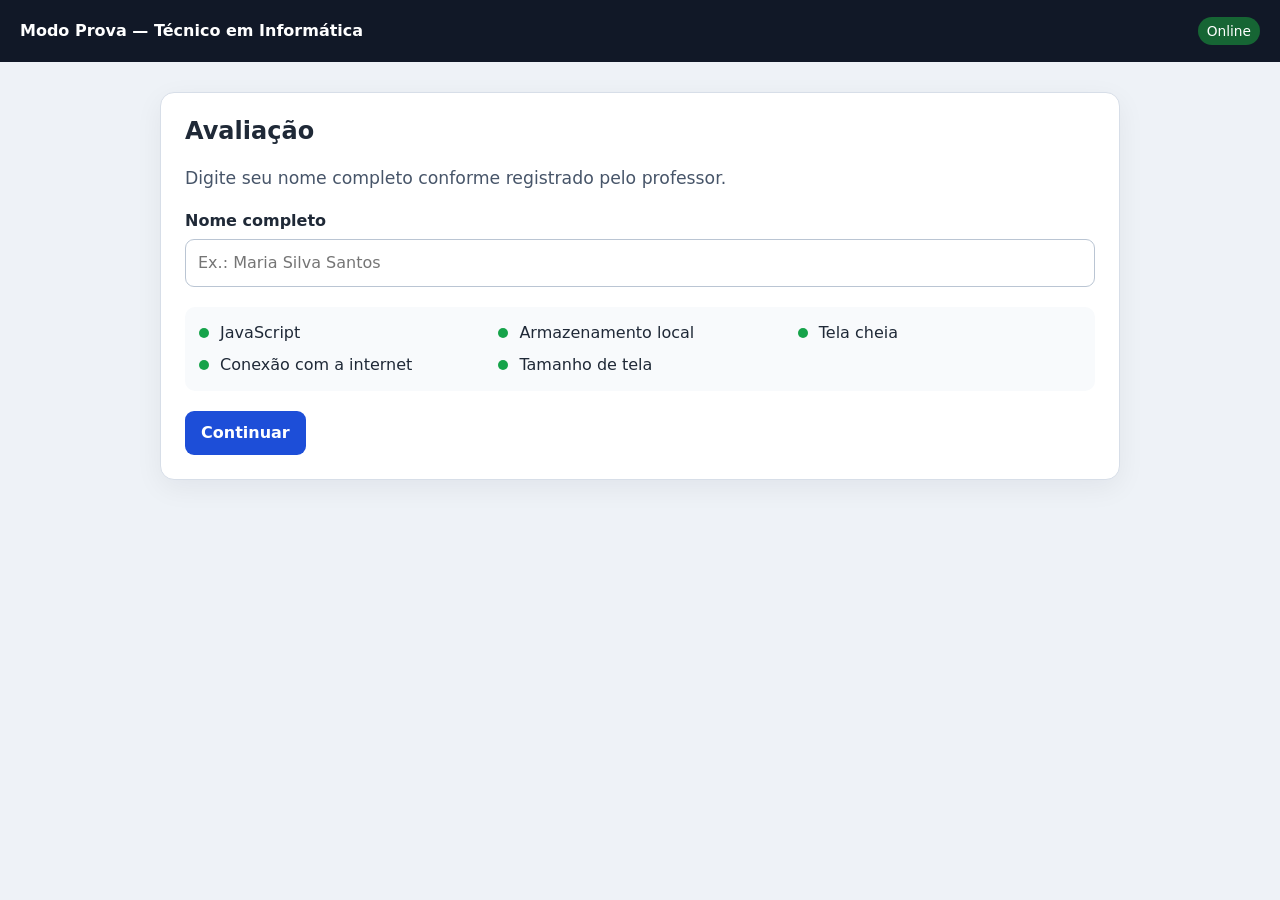
<file: index.html>
<!doctype html>
<html lang="pt-BR">
<head>
  <meta charset="utf-8">
  <meta name="viewport" content="width=device-width, initial-scale=1">
  <meta name="robots" content="noindex,nofollow">
  <title>Modo Prova</title>
  <link rel="stylesheet" href="styles.css?v=20261127-movimento2">
</head>
<body>
  <noscript>
    <div class="fatal">Esta avaliação exige JavaScript habilitado no navegador.</div>
  </noscript>

  <header class="topbar">
    <div>
      <strong id="appTitle">Modo Prova</strong>
      <span class="muted" id="examLabel"></span>
    </div>
    <div class="topbar-actions">
      <span id="connectionBadge" class="badge">Verificando conexão…</span>
      <span id="timer" class="timer hidden" aria-live="polite">--:--</span>
    </div>
  </header>

  <main class="shell">
    <section id="screenLogin" class="card">
      <h1 id="loginHeading">Avaliação</h1>
      <p class="lead">Digite seu nome completo conforme registrado pelo professor.</p>

      <label for="studentNameInput">Nome completo</label>
      <input id="studentNameInput" autocomplete="name" autocapitalize="words" spellcheck="false"
             maxlength="120" placeholder="Ex.: Maria Silva Santos">

      <div class="checks" id="environmentChecks">
        <div><span id="checkJs" class="dot ok"></span> JavaScript</div>
        <div><span id="checkStorage" class="dot"></span> Armazenamento local</div>
        <div><span id="checkFullscreen" class="dot"></span> Tela cheia</div>
        <div><span id="checkOnline" class="dot"></span> Conexão com a internet</div>
        <div><span id="checkScreen" class="dot"></span> Tamanho de tela</div>
      </div>

      <div id="loginMessage" class="message hidden"></div>
      <button id="btnEnter" class="primary">Continuar</button>
    </section>

    <!-- Sala de espera opcional. A autorização é sempre validada no servidor. -->
    <section id="screenLobby" class="card student-lobby hidden" aria-label="Sala de espera">
      <div class="section-head">
        <div>
          <h1>Bem-vindo à escola virtual</h1>
          <p class="muted">Explore o pátio e descubra curiosidades enquanto aguarda o professor liberar sua prova.</p>
        </div>
        <div class="lobby-header-actions">
          <span id="lobbyStatusBadge" class="pill">Aguardando</span>
          <button id="lobbyFullscreenButton" type="button" class="lobby-fullscreen-button secondary" aria-pressed="false" title="Expandir mapa para toda a tela">⛶ Tela cheia</button>
        </div>
      </div>
      <p id="lobbyStudentName" class="lead"></p>
      <p id="lobbyConnection" class="field-help" role="status">Conectando à sala…</p>
      <div class="lobby-controls">
        <button id="lobbyHelpButton" class="secondary" type="button">Preciso de ajuda</button>
      </div>
      <div class="lobby-map-stage">
        <div id="lobbyMap" class="school-map" role="group" aria-label="Mapa da escola visto de cima. Use as setas do teclado ou W, A, S, D para movimentar o avatar.">
          <div id="lobbyAvatars" class="lobby-avatars" aria-live="off"></div>
        </div>
        <div class="lobby-map-caption" aria-hidden="true">
          <span>ESCOLA VIRTUAL</span>
          <span>Explore o pátio • Encontre seus colegas</span>
          <span>Setas / W A S D ou clique no mapa para caminhar</span>
        </div>
      </div>
      <div class="lobby-curiosity" aria-label="Curiosidades sobre tecnologia">
        <div class="lobby-curiosity-heading">
          <span class="lobby-curiosity-kicker">Você sabia?</span>
          <span id="lobbyCuriosityCount" class="lobby-curiosity-count" aria-hidden="true"></span>
        </div>
        <p id="lobbyCuriosityText" class="lobby-curiosity-text">Descubra curiosidades sobre tecnologia enquanto espera a prova.</p>
        <button id="lobbyNextCuriosity" type="button" class="secondary small" aria-label="Mostrar outra curiosidade">Outra curiosidade</button>
      </div>
      <div id="lobbyReleaseNotice" class="lobby-release-notice hidden" role="status" aria-live="polite" aria-atomic="true">
        <div class="lobby-release-symbol" aria-hidden="true">✓</div>
        <div>
          <strong>Sua prova foi liberada!</strong>
          <p>O professor autorizou seu início. Clique em Entrar na avaliação quando estiver pronto.</p>
        </div>
        <button id="lobbyDismissRelease" type="button" class="secondary small" aria-label="Fechar aviso de prova liberada">Fechar</button>
      </div>
      <!-- Chat opcional da sala de espera, separado do formulário de prova.
           O professor controla habilitação, mensagens entre colegas e silenciamentos. -->
      <div class="lobby-chat-toolbar">
        <button id="lobbyChatToggle" class="secondary hidden" type="button"
          aria-controls="lobbyChatPanel" aria-expanded="false">Conversas da turma</button>
      </div>
      <section id="lobbyChatPanel" class="lobby-chat-panel hidden"
        aria-label="Comunicação da sala de espera">
        <div class="lobby-chat-heading">
          <strong>Conversas da turma</strong>
          <button id="lobbyChatClose" class="secondary small" type="button">Fechar</button>
        </div>
        <p id="lobbyChatStatus" class="field-help" role="status">Carregando mensagens…</p>
        <div id="lobbyChatMessages" class="lobby-chat-messages" role="log"
          aria-live="off" aria-label="Mensagens recebidas"></div>
        <div id="lobbyChatQuick" class="lobby-chat-quick"
          aria-label="Mensagens rápidas">
          <button type="button" class="secondary small" data-chat-quick="Olá, pessoal!">Olá!</button>
          <button type="button" class="secondary small" data-chat-quick="Estou pronto!">Pronto!</button>
          <button type="button" class="secondary small" data-chat-quick="Boa prova!">Boa prova!</button>
          <button type="button" class="secondary small" data-chat-quick="Preciso de ajuda">Preciso de ajuda</button>
          <button type="button" class="secondary small" data-chat-quick="Meu tablet está travando">Tablet travando</button>
          <button type="button" class="secondary small" data-chat-quick="Não consigo entrar">Não consigo entrar</button>
          <button type="button" class="secondary small" data-chat-quick="Professor, tenho uma dúvida">Dúvida</button>
        </div>
        <label for="lobbyChatTarget">Enviar mensagem para</label>
        <select id="lobbyChatTarget">
          <option value="">Toda a turma</option><option value="teacher">@Professor</option>
        </select>
        <label for="lobbyChatInput">Mensagem (máximo de 150 caracteres)</label>
        <textarea id="lobbyChatInput" rows="2" maxlength="150"
          placeholder="Escreva sua mensagem. Use @Professor ou escolha um colega." autocomplete="off"></textarea>
        <div id="lobbyChatMentions" class="lobby-chat-mentions hidden"
          role="listbox" aria-label="Sugestões de destinatários"></div>
        <div class="lobby-chat-actions">
          <span class="field-help">Conversa monitorada pelo professor. Disponível apenas na sala de espera.</span>
          <button id="lobbyChatSend" type="button" class="primary">Enviar mensagem</button>
        </div>
      </section>
      <div class="lobby-movement">
        <div class="lobby-directions" aria-label="Mover personagem">
          <button id="lobbyMoveUp" type="button" class="secondary" aria-label="Mover para cima">↑</button>
          <div>
            <button id="lobbyMoveLeft" type="button" class="secondary" aria-label="Mover para esquerda">←</button>
            <button id="lobbyMoveDown" type="button" class="secondary" aria-label="Mover para baixo">↓</button>
            <button id="lobbyMoveRight" type="button" class="secondary" aria-label="Mover para direita">→</button>
          </div>
        </div>
        <div class="lobby-emotes">
          <span class="muted">Reações rápidas</span>
          <button id="lobbyEmoteWave" type="button" class="secondary" aria-label="Acenar">Olá!</button>
          <button id="lobbyEmoteReady" type="button" class="secondary" aria-label="Estou pronto">Pronto</button>
          <button id="lobbyEmoteQuestion" type="button" class="secondary" aria-label="Tenho uma dúvida">Dúvida</button>
        </div>
      </div>
      <div id="lobbyApprovalMessage" class="message info">Você entrou no pátio virtual. Aguarde o professor liberar sua prova.</div>
      <button id="lobbyEnterExam" type="button" class="primary" disabled>Entrar na avaliação</button>
    </section>

    <section id="screenRules" class="card hidden">
      <h1 id="studentGreeting">Regras da avaliação</h1>
      <div class="rules">
        <p>Ao iniciar, a avaliação solicitará <strong>tela cheia</strong>.</p>
        <p>Não abra outras abas, janelas ou programas durante a atividade.</p>
        <p>Saídas da tela da prova serão registradas como ocorrências.</p>
        <p>Após o limite definido pelo professor, a atividade poderá ser encerrada automaticamente.</p>
        <p>As respostas são salvas automaticamente e também mantidas temporariamente neste computador caso a conexão oscile.</p>
        <p>Não copie, cole, imprima ou compartilhe as questões.</p>
      </div>
      <div class="summary-box">
        <div><span>Tempo</span><strong id="ruleDuration">--</strong></div>
        <div><span>Questões</span><strong id="ruleQuestionCount">--</strong></div>
        <div><span>Limite de ocorrências</span><strong id="ruleMaxOccurrences">--</strong></div>
      </div>
      <label class="confirm">
        <input type="checkbox" id="acceptRules">
        Li e compreendi as regras.
      </label>
      <div id="ruleMessage" class="message hidden"></div>
      <button id="btnStart" class="primary" disabled>Iniciar avaliação</button>
    </section>

    <section id="screenExam" class="exam-layout hidden">
      <aside class="card sidebar">
        <div class="student-box">
          <span class="muted">Estudante</span>
          <strong id="studentName">—</strong>
        </div>
        <div class="occurrence-box">
          <span>Ocorrências</span>
          <strong><span id="occurrenceCount">0</span>/<span id="occurrenceMax">0</span></strong>
        </div>
        <button id="btnExamHelp" class="secondary exam-help-button" type="button">Pedir ajuda ao professor</button>
        <div id="questionNav" class="question-nav" aria-label="Navegação entre questões"></div>
        <div class="legend">
          <span><i class="legend-dot answered"></i> Respondida</span>
          <span><i class="legend-dot review"></i> Revisar</span>
        </div>
      </aside>

      <section class="card question-card">
        <div class="question-head">
          <div>
            <span class="muted" id="questionNumber">Questão</span>
            <h2 id="questionStem"></h2>
          </div>
          <label class="review-toggle">
            <input type="checkbox" id="markReview"> Revisar depois
          </label>
        </div>

        <div id="answerArea" class="answer-area"></div>
        <div id="saveStatus" class="save-status">Resposta não alterada.</div>

        <div class="exam-actions">
          <button id="btnPrev" class="secondary">Anterior</button>
          <button id="btnNext" class="secondary">Próxima</button>
          <button id="btnSubmit" class="danger">Finalizar prova</button>
        </div>
      </section>
    </section>

    <section id="screenFinished" class="card hidden">
      <h1 id="finishedHeading">Avaliação finalizada</h1>
      <p id="finishedMessage" class="lead"></p>
      <div id="simulationResult" class="simulation-result hidden"></div>
      <p id="finishedInstruction">Você já pode chamar o professor.</p>
    </section>
  </main>

  <div id="submitOverlay" class="overlay hidden" role="dialog" aria-modal="true" aria-labelledby="submitTitle">
    <div class="overlay-card">
      <h2 id="submitTitle">Conferir antes de finalizar</h2>
      <p id="submitSummary" class="lead"></p>
      <div id="submitWarnings" class="submit-warnings"></div>
      <p class="muted">Após o envio, não será possível alterar as respostas.</p>
      <div class="modal-actions">
        <button id="btnCancelSubmit" class="secondary">Voltar à prova</button>
        <button id="btnConfirmSubmit" class="danger">Finalizar prova</button>
      </div>
    </div>
  </div>

  <div id="fullscreenOverlay" class="overlay hidden" role="dialog" aria-modal="true">
    <div class="overlay-card">
      <h2>Retorne à tela cheia</h2>
      <p>Foi detectada uma saída da tela da avaliação. A ocorrência foi registrada.</p>
      <button id="btnReturnFullscreen" class="primary">Voltar à prova</button>
    </div>
  </div>

  <div id="violationToast" class="toast hidden" aria-live="assertive"></div>

  <script src="config.js"></script>
  <script src="common.js"></script>
  <script src="supervision-utils.js"></script>
  <script src="lobby-curiosities.js"></script>
  <script src="client-performance.js?v=20261126-turma30"></script>
  <script src="lobby-chat-utils.js"></script>
  <script src="lobby-chat.js"></script>
  <script src="lobby.js?v=20261127-movimento2"></script>
  <script src="student.js?v=20261127-notas1"></script>
</body>
</html>
</file>
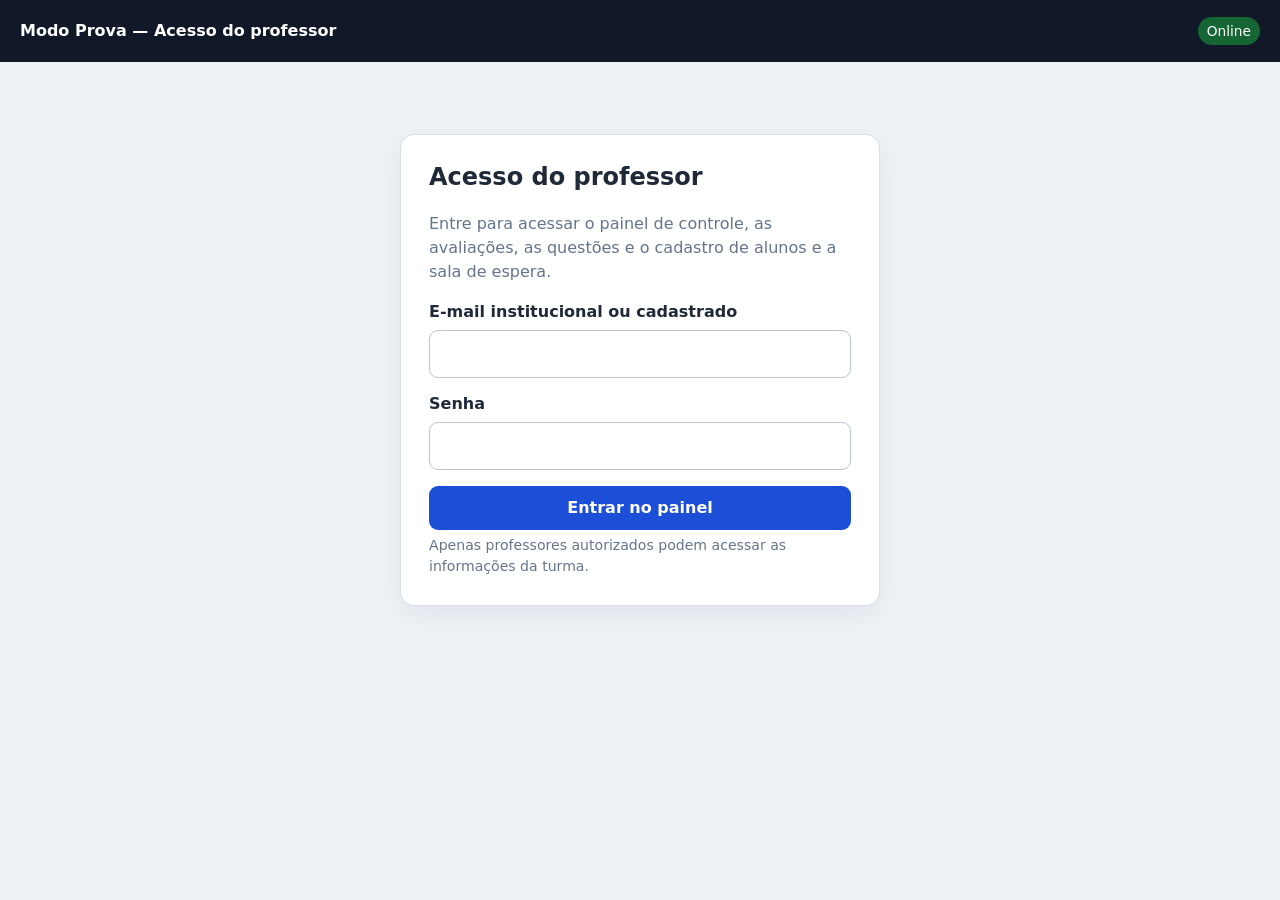
<file: alunos.html>
<!doctype html>
<html lang="pt-BR">
<head>
  <meta charset="utf-8">
  <meta name="viewport" content="width=device-width, initial-scale=1">
  <meta name="robots" content="noindex,nofollow">
  <title>Alunos e turmas — Modo Prova</title>
  <link rel="stylesheet" href="styles.css?v=20261127-sala-dedicada-1">
</head>
<body data-teacher-page="alunos">
  <div id="teacherAppMount" aria-live="polite">
    <main class="shell"><section class="card"><h1>Verificando acesso do professor…</h1>
    <p class="muted">Área restrita. Faça login para consultar os dados da turma.</p></section></main>
  </div>
  <script src="config.js"></script>
  <script src="common.js"></script>
  <script src="supervision-utils.js"></script>
  <script src="teacher-pages.js?rev=20261127-sala-dedicada-1"></script>
</body>
</html>
</file>
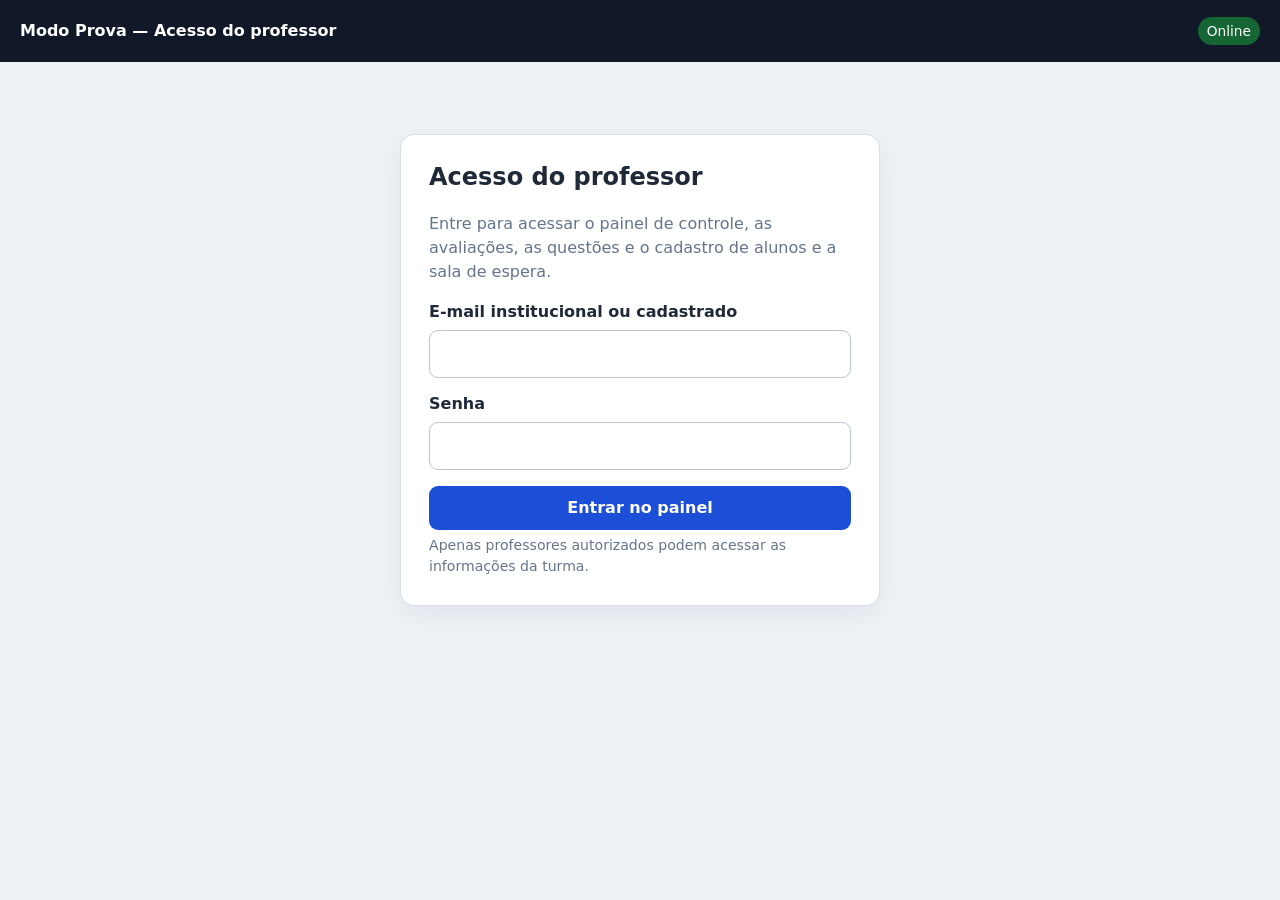
<file: avaliacoes.html>
<!doctype html>
<html lang="pt-BR">
<head>
  <meta charset="utf-8">
  <meta name="viewport" content="width=device-width, initial-scale=1">
  <meta name="robots" content="noindex,nofollow">
  <title>Avaliações e presets — Modo Prova</title>
  <link rel="stylesheet" href="styles.css?v=20261127-sala-dedicada-1">
</head>
<body data-teacher-page="avaliacoes">
  <div id="teacherAppMount" aria-live="polite">
    <main class="shell"><section class="card"><h1>Verificando acesso do professor…</h1>
    <p class="muted">Área restrita. Faça login para consultar os dados da turma.</p></section></main>
  </div>
  <script src="config.js"></script>
  <script src="common.js"></script>
  <script src="supervision-utils.js"></script>
  <script src="teacher-pages.js?rev=20261127-sala-dedicada-1"></script>
</body>
</html>
</file>
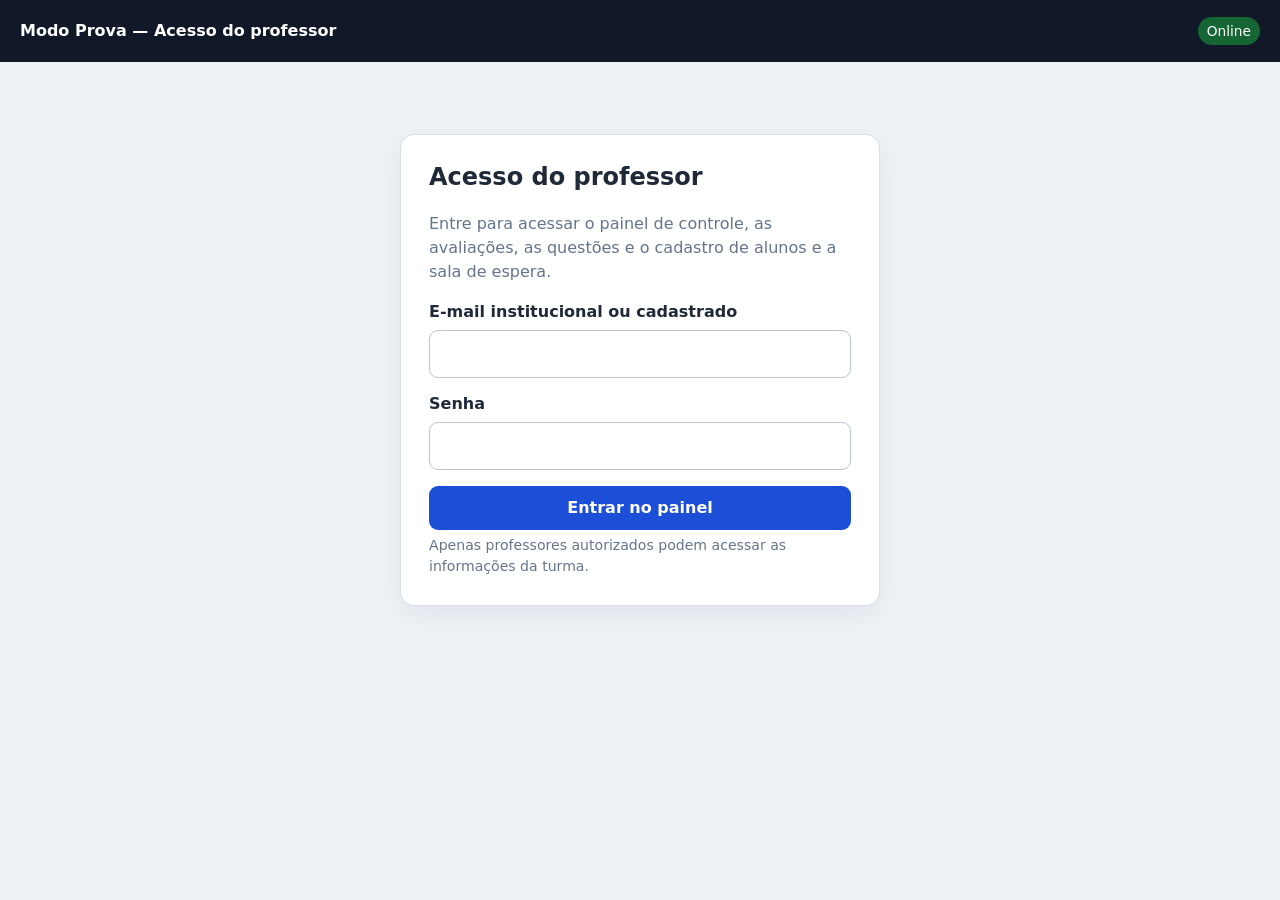
<file: painel.html>
<!doctype html>
<html lang="pt-BR">
<head>
  <meta charset="utf-8">
  <meta name="viewport" content="width=device-width, initial-scale=1">
  <meta name="robots" content="noindex,nofollow">
  <title>Painel de controle — Modo Prova</title>
  <link rel="stylesheet" href="styles.css?v=20261127-sala-dedicada-1">
</head>
<body data-teacher-page="painel">
  <div id="teacherAppMount" aria-live="polite">
    <main class="shell"><section class="card"><h1>Verificando acesso do professor…</h1>
    <p class="muted">Área restrita. Faça login para consultar os dados da turma.</p></section></main>
  </div>
  <script src="config.js"></script>
  <script src="common.js"></script>
  <script src="supervision-utils.js"></script>
  <script src="teacher-pages.js?rev=20261127-sala-dedicada-1"></script>
</body>
</html>
</file>
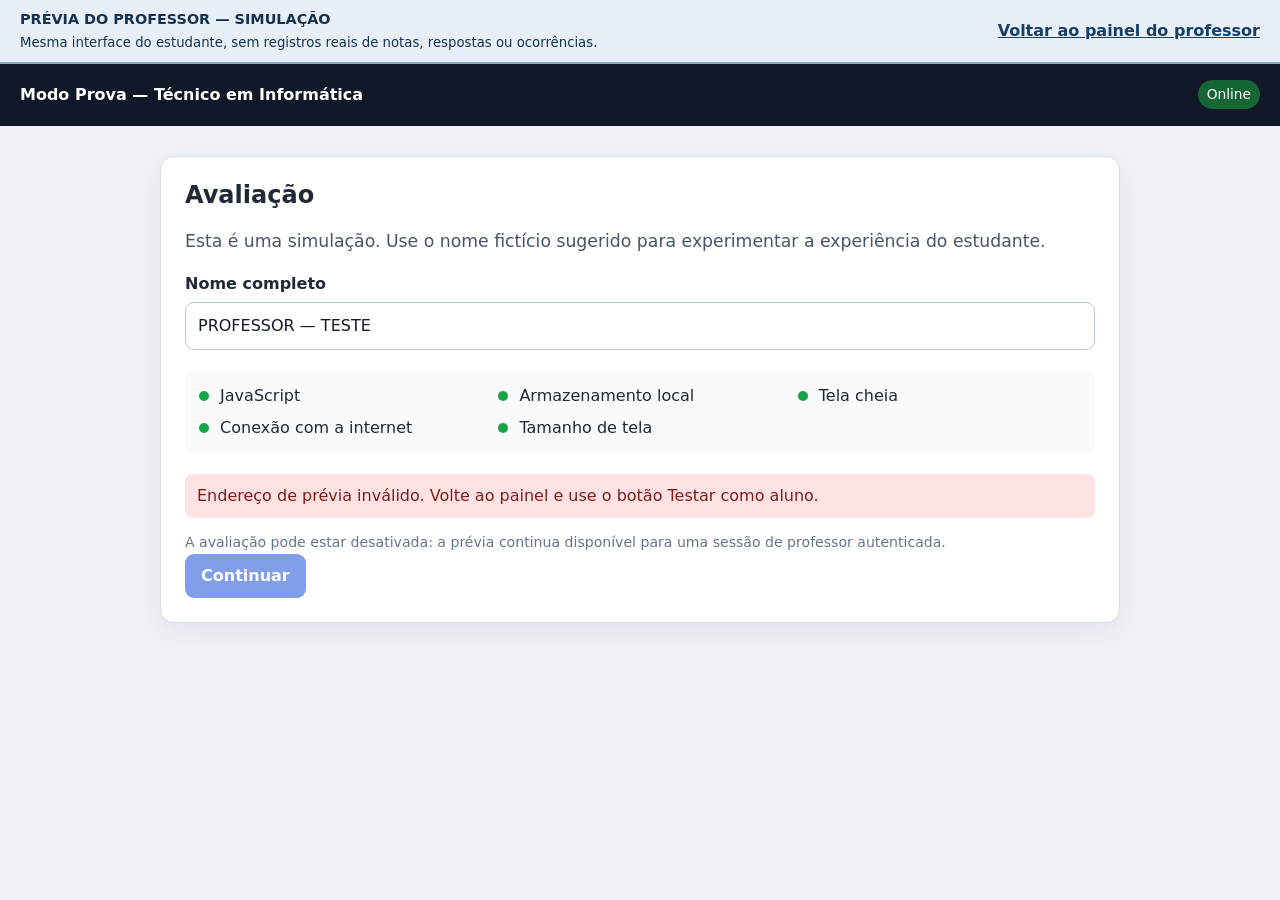
<file: preview-aluno.html>
<!doctype html>
<html lang="pt-BR">
<head>
  <meta charset="utf-8">
  <meta name="viewport" content="width=device-width, initial-scale=1">
  <meta name="robots" content="noindex,nofollow">
  <title>Prévia do professor — Modo Prova</title>
  <link rel="stylesheet" href="styles.css?v=20261127-movimento2">
</head>
<body class="teacher-preview-body">
  <div class="teacher-preview-banner" role="status" aria-label="Ambiente exclusivo de prévia">
    <div>
      <strong>PRÉVIA DO PROFESSOR — SIMULAÇÃO</strong>
      <span>Mesma interface do estudante, sem registros reais de notas, respostas ou ocorrências.</span>
    </div>
    <a id="previewBackToTeacher" href="professor.html?avaliacao=simulado">Voltar ao painel do professor</a>
  </div>
  <noscript>
    <div class="fatal">Esta avaliação exige JavaScript habilitado no navegador.</div>
  </noscript>

  <header class="topbar">
    <div>
      <strong id="appTitle">Modo Prova</strong>
      <span class="muted" id="examLabel"></span>
    </div>
    <div class="topbar-actions">
      <span id="connectionBadge" class="badge">Verificando conexão…</span>
      <span id="timer" class="timer hidden" aria-live="polite">--:--</span>
    </div>
  </header>

  <main class="shell">
    <section id="screenLogin" class="card">
      <h1 id="loginHeading">Avaliação</h1>
      <p class="lead">Esta é uma simulação. Use o nome fictício sugerido para experimentar a experiência do estudante.</p>

      <label for="studentNameInput">Nome completo</label>
      <input id="studentNameInput" value="PROFESSOR — TESTE" autocomplete="off" autocapitalize="words" spellcheck="false"
             maxlength="120" placeholder="Ex.: Maria Silva Santos">

      <div class="checks" id="environmentChecks">
        <div><span id="checkJs" class="dot ok"></span> JavaScript</div>
        <div><span id="checkStorage" class="dot"></span> Armazenamento local</div>
        <div><span id="checkFullscreen" class="dot"></span> Tela cheia</div>
        <div><span id="checkOnline" class="dot"></span> Conexão com a internet</div>
        <div><span id="checkScreen" class="dot"></span> Tamanho de tela</div>
      </div>

      <div id="loginMessage" class="message hidden"></div>
      <p class="field-help">A avaliação pode estar desativada: a prévia continua disponível para uma sessão de professor autenticada.</p>
      <button id="btnEnter" class="primary">Continuar</button>
    </section>

    <!-- Sala de espera opcional. A autorização é sempre validada no servidor. -->
    <section id="screenLobby" class="card student-lobby hidden" aria-label="Sala de espera">
      <div class="section-head">
        <div>
          <h1>Bem-vindo à escola virtual</h1>
          <p class="muted">Explore o pátio e descubra curiosidades enquanto aguarda o professor liberar sua prova.</p>
        </div>
        <div class="lobby-header-actions">
          <span id="lobbyStatusBadge" class="pill">Aguardando</span>
          <button id="lobbyFullscreenButton" type="button" class="lobby-fullscreen-button secondary" aria-pressed="false" title="Expandir mapa para toda a tela">⛶ Tela cheia</button>
        </div>
      </div>
      <p id="lobbyStudentName" class="lead"></p>
      <p id="lobbyConnection" class="field-help" role="status">Conectando à sala…</p>
      <div class="lobby-controls">
        <button id="lobbyHelpButton" class="secondary" type="button">Preciso de ajuda</button>
      </div>
      <div class="lobby-map-stage">
        <div id="lobbyMap" class="school-map" role="group" aria-label="Mapa da escola visto de cima. Use as setas do teclado ou W, A, S, D para movimentar o avatar.">
          <div id="lobbyAvatars" class="lobby-avatars" aria-live="off"></div>
        </div>
        <div class="lobby-map-caption" aria-hidden="true">
          <span>ESCOLA VIRTUAL</span>
          <span>Explore o pátio • Encontre seus colegas</span>
          <span>Setas / W A S D ou clique no mapa para caminhar</span>
        </div>
      </div>
      <div class="lobby-curiosity" aria-label="Curiosidades sobre tecnologia">
        <div class="lobby-curiosity-heading">
          <span class="lobby-curiosity-kicker">Você sabia?</span>
          <span id="lobbyCuriosityCount" class="lobby-curiosity-count" aria-hidden="true"></span>
        </div>
        <p id="lobbyCuriosityText" class="lobby-curiosity-text">Descubra curiosidades sobre tecnologia enquanto espera a prova.</p>
        <button id="lobbyNextCuriosity" type="button" class="secondary small" aria-label="Mostrar outra curiosidade">Outra curiosidade</button>
      </div>
      <div id="lobbyReleaseNotice" class="lobby-release-notice hidden" role="status" aria-live="polite" aria-atomic="true">
        <div class="lobby-release-symbol" aria-hidden="true">✓</div>
        <div>
          <strong>Sua prova foi liberada!</strong>
          <p>O professor autorizou seu início. Clique em Entrar na avaliação quando estiver pronto.</p>
        </div>
        <button id="lobbyDismissRelease" type="button" class="secondary small" aria-label="Fechar aviso de prova liberada">Fechar</button>
      </div>
      <!-- Chat opcional da sala de espera, separado do formulário de prova.
           O professor controla habilitação, mensagens entre colegas e silenciamentos. -->
      <div class="lobby-chat-toolbar">
        <button id="lobbyChatToggle" class="secondary hidden" type="button"
          aria-controls="lobbyChatPanel" aria-expanded="false">Conversas da turma</button>
      </div>
      <section id="lobbyChatPanel" class="lobby-chat-panel hidden"
        aria-label="Comunicação da sala de espera">
        <div class="lobby-chat-heading">
          <strong>Conversas da turma</strong>
          <button id="lobbyChatClose" class="secondary small" type="button">Fechar</button>
        </div>
        <p id="lobbyChatStatus" class="field-help" role="status">Carregando mensagens…</p>
        <div id="lobbyChatMessages" class="lobby-chat-messages" role="log"
          aria-live="off" aria-label="Mensagens recebidas"></div>
        <div id="lobbyChatQuick" class="lobby-chat-quick"
          aria-label="Mensagens rápidas">
          <button type="button" class="secondary small" data-chat-quick="Olá, pessoal!">Olá!</button>
          <button type="button" class="secondary small" data-chat-quick="Estou pronto!">Pronto!</button>
          <button type="button" class="secondary small" data-chat-quick="Boa prova!">Boa prova!</button>
          <button type="button" class="secondary small" data-chat-quick="Preciso de ajuda">Preciso de ajuda</button>
          <button type="button" class="secondary small" data-chat-quick="Meu tablet está travando">Tablet travando</button>
          <button type="button" class="secondary small" data-chat-quick="Não consigo entrar">Não consigo entrar</button>
          <button type="button" class="secondary small" data-chat-quick="Professor, tenho uma dúvida">Dúvida</button>
        </div>
        <label for="lobbyChatTarget">Enviar mensagem para</label>
        <select id="lobbyChatTarget">
          <option value="">Toda a turma</option><option value="teacher">@Professor</option>
        </select>
        <label for="lobbyChatInput">Mensagem (máximo de 150 caracteres)</label>
        <textarea id="lobbyChatInput" rows="2" maxlength="150"
          placeholder="Escreva sua mensagem. Use @Professor ou escolha um colega." autocomplete="off"></textarea>
        <div id="lobbyChatMentions" class="lobby-chat-mentions hidden"
          role="listbox" aria-label="Sugestões de destinatários"></div>
        <div class="lobby-chat-actions">
          <span class="field-help">Conversa monitorada pelo professor. Disponível apenas na sala de espera.</span>
          <button id="lobbyChatSend" type="button" class="primary">Enviar mensagem</button>
        </div>
      </section>
      <div class="lobby-movement">
        <div class="lobby-directions" aria-label="Mover personagem">
          <button id="lobbyMoveUp" type="button" class="secondary" aria-label="Mover para cima">↑</button>
          <div>
            <button id="lobbyMoveLeft" type="button" class="secondary" aria-label="Mover para esquerda">←</button>
            <button id="lobbyMoveDown" type="button" class="secondary" aria-label="Mover para baixo">↓</button>
            <button id="lobbyMoveRight" type="button" class="secondary" aria-label="Mover para direita">→</button>
          </div>
        </div>
        <div class="lobby-emotes">
          <span class="muted">Reações rápidas</span>
          <button id="lobbyEmoteWave" type="button" class="secondary" aria-label="Acenar">Olá!</button>
          <button id="lobbyEmoteReady" type="button" class="secondary" aria-label="Estou pronto">Pronto</button>
          <button id="lobbyEmoteQuestion" type="button" class="secondary" aria-label="Tenho uma dúvida">Dúvida</button>
        </div>
      </div>
      <div id="lobbyApprovalMessage" class="message info">Você entrou no pátio virtual. Aguarde o professor liberar sua prova.</div>
      <div class="field-help" role="group" aria-label="Controles exclusivos da prévia do professor">
        <p><strong>Simulação do professor:</strong> explore o pátio antes de liberar a avaliação. Esta ação não altera o banco de dados.</p>
        <button id="previewReleaseExam" type="button" class="secondary">Simular liberação da prova</button>
      </div>
      <button id="lobbyEnterExam" type="button" class="primary" disabled>Entrar na avaliação</button>
    </section>

    <section id="screenRules" class="card hidden">
      <h1 id="studentGreeting">Regras da avaliação</h1>
      <div class="rules">
        <p>Ao iniciar, a avaliação solicitará <strong>tela cheia</strong>.</p>
        <p>Não abra outras abas, janelas ou programas durante a atividade.</p>
        <p>Saídas da tela da prova serão registradas como ocorrências.</p>
        <p>Após o limite definido pelo professor, a atividade poderá ser encerrada automaticamente.</p>
        <p>As respostas são salvas automaticamente e também mantidas temporariamente neste computador caso a conexão oscile.</p>
        <p>Não copie, cole, imprima ou compartilhe as questões.</p>
      </div>
      <div class="summary-box">
        <div><span>Tempo</span><strong id="ruleDuration">--</strong></div>
        <div><span>Questões</span><strong id="ruleQuestionCount">--</strong></div>
        <div><span>Limite de ocorrências</span><strong id="ruleMaxOccurrences">--</strong></div>
      </div>
      <label class="confirm">
        <input type="checkbox" id="acceptRules">
        Li e compreendi as regras.
      </label>
      <div id="ruleMessage" class="message hidden"></div>
      <button id="btnStart" class="primary" disabled>Iniciar avaliação</button>
    </section>

    <section id="screenExam" class="exam-layout hidden">
      <aside class="card sidebar">
        <div class="student-box">
          <span class="muted">Estudante</span>
          <strong id="studentName">—</strong>
        </div>
        <div class="occurrence-box">
          <span>Ocorrências</span>
          <strong><span id="occurrenceCount">0</span>/<span id="occurrenceMax">0</span></strong>
        </div>
        <button id="btnExamHelp" class="secondary exam-help-button" type="button">Pedir ajuda ao professor</button>
        <div id="questionNav" class="question-nav" aria-label="Navegação entre questões"></div>
        <div class="legend">
          <span><i class="legend-dot answered"></i> Respondida</span>
          <span><i class="legend-dot review"></i> Revisar</span>
        </div>
      </aside>

      <section class="card question-card">
        <div class="question-head">
          <div>
            <span class="muted" id="questionNumber">Questão</span>
            <h2 id="questionStem"></h2>
          </div>
          <label class="review-toggle">
            <input type="checkbox" id="markReview"> Revisar depois
          </label>
        </div>

        <div id="answerArea" class="answer-area"></div>
        <div id="saveStatus" class="save-status">Resposta não alterada.</div>

        <div class="exam-actions">
          <button id="btnPrev" class="secondary">Anterior</button>
          <button id="btnNext" class="secondary">Próxima</button>
          <button id="btnSubmit" class="danger">Finalizar prova</button>
        </div>
      </section>
    </section>

    <section id="screenFinished" class="card hidden">
      <h1 id="finishedHeading">Avaliação finalizada</h1>
      <p id="finishedMessage" class="lead"></p>
      <div id="simulationResult" class="simulation-result hidden"></div>
      <p id="finishedInstruction">Você já pode chamar o professor.</p>
    </section>
  </main>

  <div id="submitOverlay" class="overlay hidden" role="dialog" aria-modal="true" aria-labelledby="submitTitle">
    <div class="overlay-card">
      <h2 id="submitTitle">Conferir antes de finalizar</h2>
      <p id="submitSummary" class="lead"></p>
      <div id="submitWarnings" class="submit-warnings"></div>
      <p class="muted">Após o envio, não será possível alterar as respostas.</p>
      <div class="modal-actions">
        <button id="btnCancelSubmit" class="secondary">Voltar à prova</button>
        <button id="btnConfirmSubmit" class="danger">Finalizar prova</button>
      </div>
    </div>
  </div>

  <div id="fullscreenOverlay" class="overlay hidden" role="dialog" aria-modal="true">
    <div class="overlay-card">
      <h2>Retorne à tela cheia</h2>
      <p>Foi detectada uma saída da tela da avaliação. A ocorrência foi registrada.</p>
      <button id="btnReturnFullscreen" class="primary">Voltar à prova</button>
    </div>
  </div>

  <div id="violationToast" class="toast hidden" aria-live="assertive"></div>

  <script src="config.js"></script>
  <script src="common.js"></script>
  <script src="supervision-utils.js"></script>
  <script src="preview-aluno.js"></script>
  <script src="lobby-curiosities.js"></script>
  <script src="client-performance.js?v=20261126-turma30"></script>
  <script src="lobby-chat-utils.js"></script>
  <script src="lobby-chat.js"></script>
  <script src="lobby.js?v=20261127-movimento2"></script>
  <script src="student.js?v=20261127-notas1"></script>
</body>
</html>
</file>
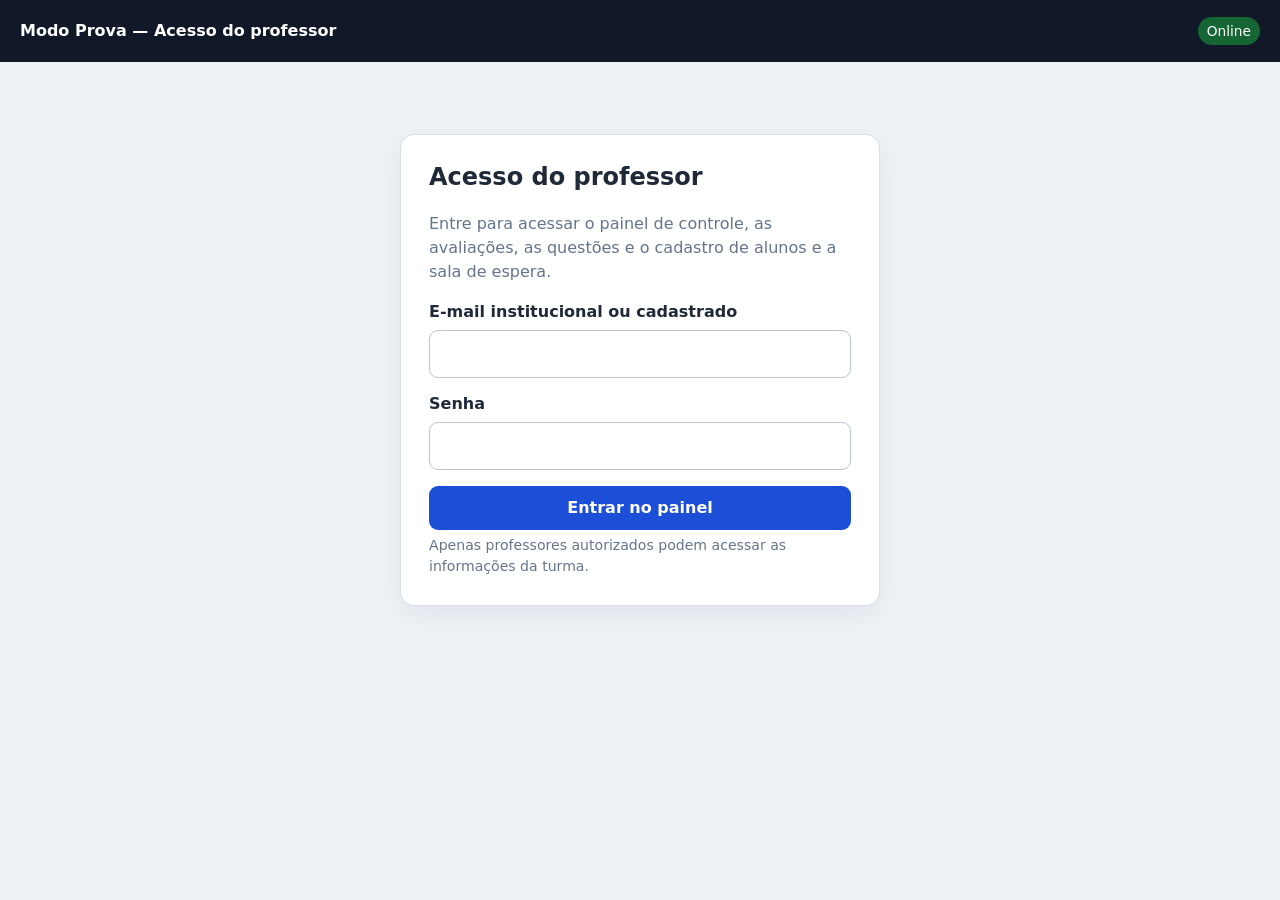
<file: professor.html>
<!doctype html>
<html lang="pt-BR">
<head>
  <meta charset="utf-8">
  <meta name="viewport" content="width=device-width, initial-scale=1">
  <meta name="robots" content="noindex,nofollow">
  <title>Acesso do professor — Modo Prova</title>
  <link rel="stylesheet" href="styles.css">
</head>
<body class="teacher-login-page">
  <header class="topbar">
    <strong>Modo Prova — Acesso do professor</strong>
    <span id="teacherConnectionBadge" class="badge">Verificando conexão…</span>
  </header>
  <main class="shell teacher-login-shell">
    <section class="card">
      <h1>Acesso do professor</h1>
      <p class="muted">Entre para acessar o painel de controle, as avaliações, as questões e o cadastro de alunos e a sala de espera.</p>
      <form id="teacherLoginForm">
        <label for="teacherEmail">E-mail institucional ou cadastrado</label>
        <input id="teacherEmail" type="email" autocomplete="username" required>
        <label for="teacherPassword">Senha</label>
        <input id="teacherPassword" type="password" autocomplete="current-password" required>
        <p id="teacherLoginMessage" class="message hidden" role="status" aria-live="polite"></p>
        <button id="btnTeacherLogin" type="submit" class="primary">Entrar no painel</button>
      </form>
      <p class="field-help">Apenas professores autorizados podem acessar as informações da turma.</p>
    </section>
  </main>
  <script src="config.js"></script>
  <script src="common.js"></script>
  <script src="teacher-login.js?rev=20261127-sala-dedicada-1"></script>
</body>
</html>
</file>
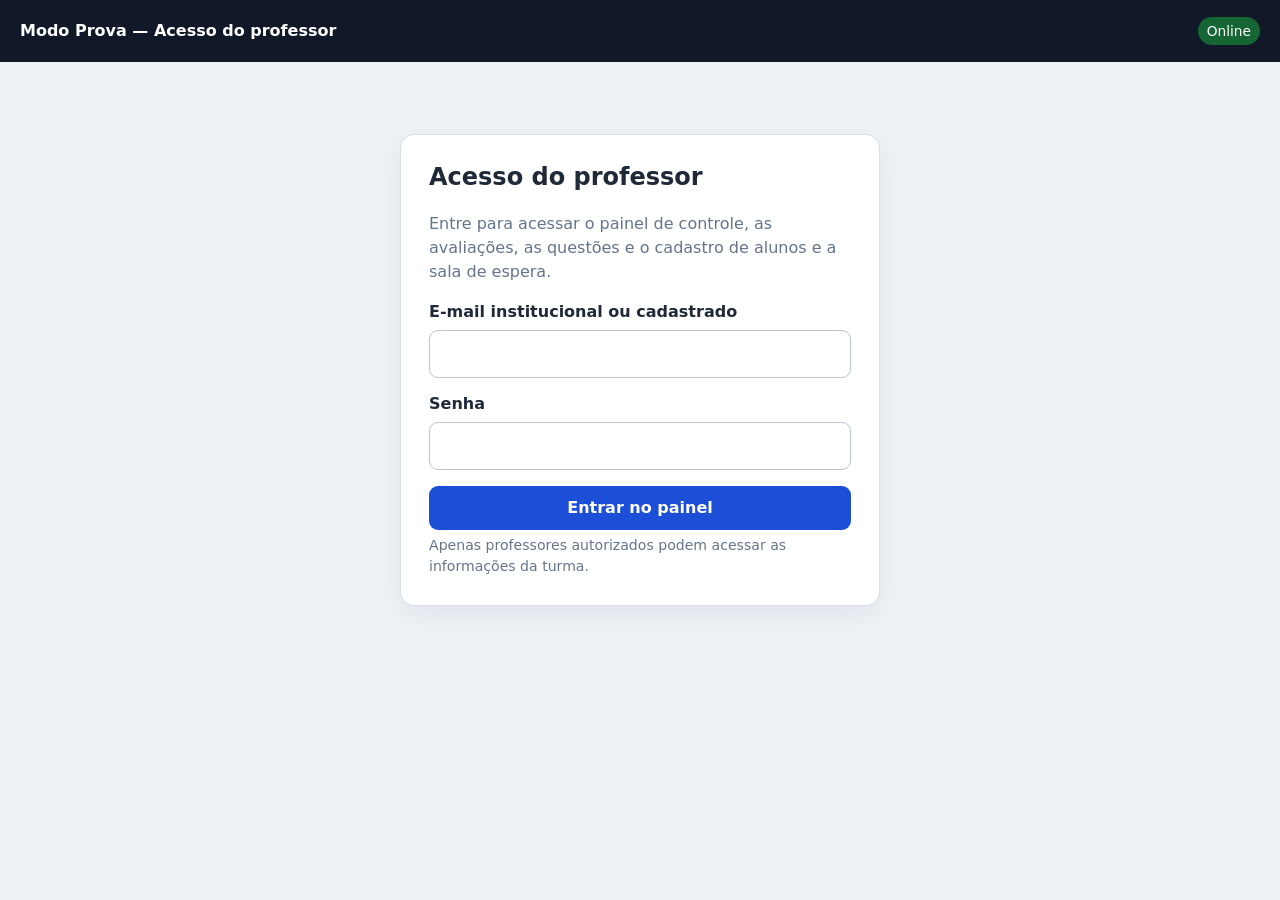
<file: questoes.html>
<!doctype html>
<html lang="pt-BR">
<head>
  <meta charset="utf-8">
  <meta name="viewport" content="width=device-width, initial-scale=1">
  <meta name="robots" content="noindex,nofollow">
  <title>Questões — Modo Prova</title>
  <link rel="stylesheet" href="styles.css?v=20261127-sala-dedicada-1">
</head>
<body data-teacher-page="questoes">
  <div id="teacherAppMount" aria-live="polite">
    <main class="shell"><section class="card"><h1>Verificando acesso do professor…</h1>
    <p class="muted">Área restrita. Faça login para consultar os dados da turma.</p></section></main>
  </div>
  <script src="config.js"></script>
  <script src="common.js"></script>
  <script src="supervision-utils.js"></script>
  <script src="teacher-pages.js?rev=20261127-sala-dedicada-1"></script>
</body>
</html>
</file>
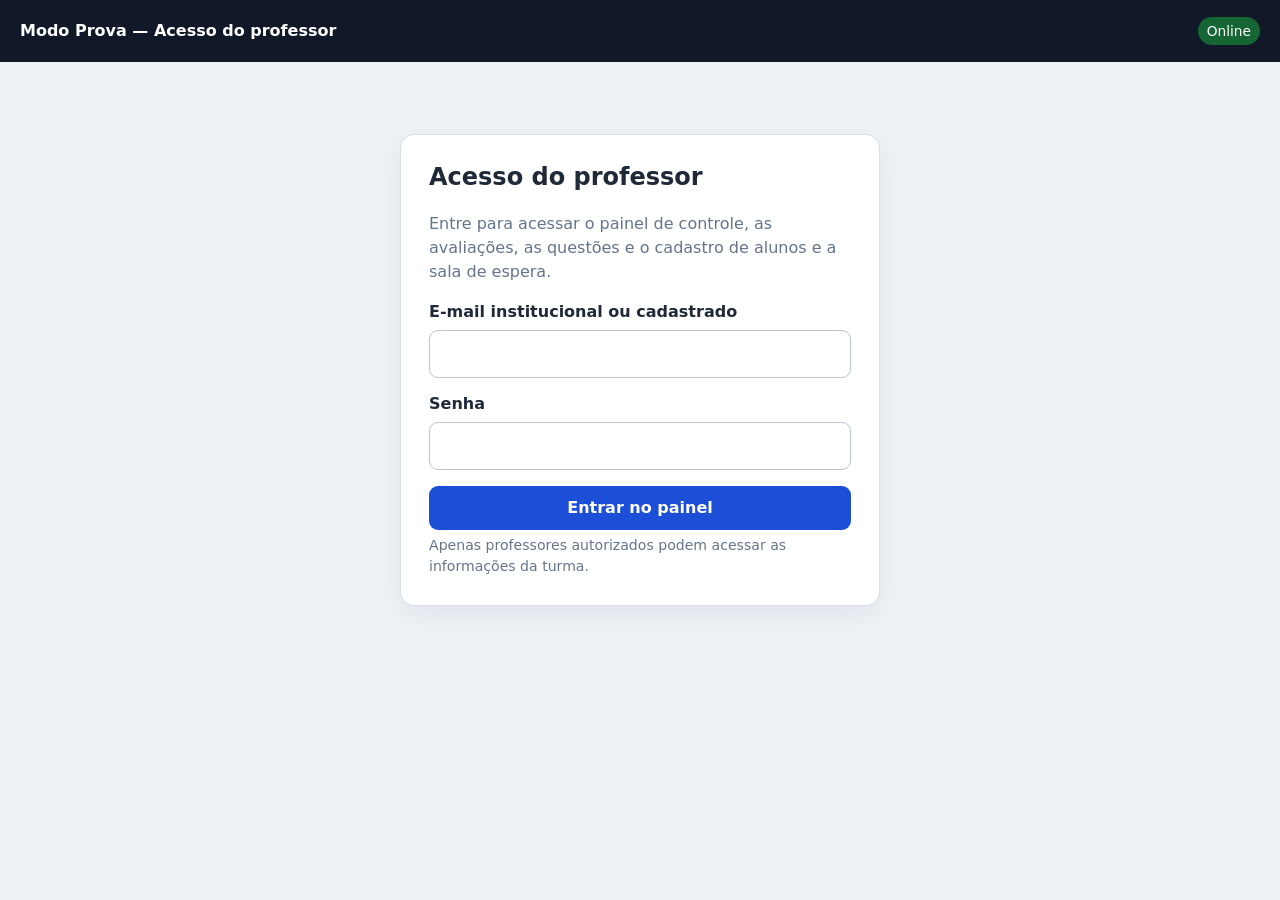
<file: sala-espera.html>
<!doctype html>
<html lang="pt-BR">
<head>
  <meta charset="utf-8">
  <meta name="viewport" content="width=device-width, initial-scale=1">
  <meta name="robots" content="noindex,nofollow">
  <title>Sala de espera — Modo Prova</title>
  <link rel="stylesheet" href="styles.css?v=20261127-sala-dedicada-1">
</head>
<body data-teacher-page="sala">
  <div id="teacherAppMount" aria-live="polite">
    <main class="shell"><section class="card">
      <h1>Verificando acesso do professor…</h1>
      <p class="muted">Área restrita. Faça login para configurar e acompanhar a sala.</p>
    </section></main>
  </div>
  <script src="config.js"></script>
  <script src="common.js"></script>
  <script src="supervision-utils.js"></script>
  <script src="teacher-pages.js?rev=20261127-sala-dedicada-1"></script>
</body>
</html>
</file>
<file: styles.css>
:root {
  font-family: Inter, system-ui, -apple-system, BlinkMacSystemFont, "Segoe UI", sans-serif;
  color: #1f2937;
  background: #eef2f7;
  line-height: 1.5;
}
* { box-sizing: border-box; }
body { margin: 0; min-height: 100vh; }
button, input, textarea { font: inherit; }
button { cursor: pointer; }
button:disabled { opacity: .55; cursor: not-allowed; }

.topbar {
  position: sticky; top: 0; z-index: 20;
  min-height: 62px; padding: 12px 20px;
  display: flex; align-items: center; justify-content: space-between; gap: 16px;
  background: #111827; color: white;
}
.topbar .muted { color: #cbd5e1; }
.topbar-actions { display: flex; align-items: center; gap: 12px; }

.shell { width: min(960px, calc(100% - 32px)); margin: 30px auto; }
.shell.wide { width: min(1280px, calc(100% - 32px)); }

.card {
  background: white; border: 1px solid #d7dee8; border-radius: 14px;
  padding: 24px; box-shadow: 0 8px 28px rgba(15,23,42,.06);
}
h1, h2, h3 { line-height: 1.2; }
h1 { margin-top: 0; }
.lead { font-size: 1.08rem; color: #475569; }
.muted { color: #64748b; }
.hidden { display: none !important; }

label { display: block; font-weight: 650; margin: 14px 0 6px; }
input[type="text"], input[type="email"], input[type="password"], input:not([type]), textarea {
  width: 100%; border: 1px solid #bac5d3; border-radius: 9px;
  padding: 11px 12px; background: white; color: #111827;
}
input:focus, textarea:focus { outline: 3px solid rgba(37,99,235,.15); border-color: #2563eb; }

.primary, .secondary, .danger, .small {
  border: 0; border-radius: 9px; padding: 10px 16px; font-weight: 700;
}
.primary { background: #1d4ed8; color: white; }
.secondary { background: #e8edf4; color: #1f2937; }
.danger { background: #b91c1c; color: white; }
.small { padding: 7px 11px; font-size: .9rem; }

.badge, .pill {
  display: inline-flex; align-items: center;
  border-radius: 999px; padding: 4px 9px; font-size: .86rem;
  background: #334155; color: white;
}
.badge.ok, .pill.ok { background: #166534; }
.badge.warn { background: #92400e; }
.pill.info { background: #1d4ed8; }
.pill.danger { background: #b91c1c; }

.timer { font-variant-numeric: tabular-nums; font-weight: 800; font-size: 1.15rem; }
.danger-text { color: #fecaca; }

.message { margin: 14px 0; padding: 10px 12px; border-radius: 8px; background: #e0f2fe; }
.message.warn { background: #fef3c7; color: #78350f; }
.message.error { background: #fee2e2; color: #7f1d1d; }
.message.info { background: #e0f2fe; color: #0c4a6e; }

.checks {
  display: grid; grid-template-columns: repeat(auto-fit,minmax(210px,1fr));
  gap: 8px 16px; margin: 20px 0; padding: 14px;
  border-radius: 10px; background: #f8fafc;
}
.dot { width: 10px; height: 10px; display: inline-block; border-radius: 50%; background: #94a3b8; margin-right: 6px; }
.dot.ok { background: #16a34a; }
.dot.warn { background: #d97706; }
.dot.bad { background: #dc2626; }

.rules { background: #f8fafc; border-radius: 10px; padding: 12px 16px; }
.rules p { margin: 8px 0; }
.summary-box {
  display: grid; grid-template-columns: repeat(3,1fr); gap: 12px;
  margin: 18px 0;
}
.summary-box > div {
  padding: 12px; background: #eff6ff; border-radius: 9px;
  display: flex; flex-direction: column;
}
.confirm { display: flex; align-items: center; gap: 10px; font-weight: 600; }
.confirm input { width: 18px; height: 18px; }

.exam-layout { display: grid; grid-template-columns: 220px 1fr; gap: 18px; }
.sidebar { align-self: start; position: sticky; top: 82px; }
.student-box, .occurrence-box { display: flex; flex-direction: column; gap: 2px; margin-bottom: 14px; }
.occurrence-box { padding: 10px; background: #fff7ed; border-radius: 8px; }

.question-nav { display: grid; grid-template-columns: repeat(5, 1fr); gap: 7px; margin: 12px 0; }
.qnav {
  border: 1px solid #cbd5e1; border-radius: 7px; background: white; min-height: 36px;
}
.qnav.current { outline: 3px solid rgba(37,99,235,.22); border-color: #2563eb; }
.qnav.answered { background: #dcfce7; border-color: #86efac; }
.qnav.review { box-shadow: inset 0 -4px 0 #f59e0b; }

.legend { display: flex; flex-direction: column; gap: 5px; font-size: .88rem; color: #64748b; }
.legend-dot { display: inline-block; width: 11px; height: 11px; border-radius: 3px; margin-right: 5px; }
.legend-dot.answered { background: #86efac; }
.legend-dot.review { background: #f59e0b; }

.question-card { min-height: 520px; display: flex; flex-direction: column; }
.question-head { display: flex; justify-content: space-between; gap: 18px; align-items: flex-start; }
.question-head h2 { font-size: 1.22rem; font-weight: 650; margin: 6px 0 20px; white-space: pre-wrap; }
.review-toggle { white-space: nowrap; margin-top: 0; font-size: .92rem; }
.review-toggle input { margin-right: 5px; }

.answer-area { display: flex; flex-direction: column; gap: 10px; }
.option {
  margin: 0; display: flex; gap: 11px; align-items: flex-start;
  padding: 12px 14px; border: 1px solid #d7dee8; border-radius: 9px; font-weight: 500;
}
.option:hover { background: #f8fafc; }
.option input { margin-top: 4px; }
.save-status { margin-top: 14px; color: #64748b; font-size: .9rem; }
.exam-actions { margin-top: auto; padding-top: 24px; display: flex; gap: 10px; }
.exam-actions .danger { margin-left: auto; }

.overlay {
  position: fixed; inset: 0; z-index: 100;
  background: rgba(15,23,42,.86);
  display: grid; place-items: center; padding: 20px;
}
.overlay-card {
  width: min(620px, 100%); max-height: 90vh; overflow: auto;
  background: white; border-radius: 14px; padding: 24px;
}
.detail-modal { width: min(1000px, 100%); }
.modal-actions {
  margin-top: 20px;
  display: flex;
  justify-content: flex-end;
  gap: 10px;
}
.submit-warnings {
  display: grid;
  gap: 10px;
  margin: 16px 0;
}
.submit-warning {
  padding: 12px 14px;
  border-radius: 9px;
  background: #fff7ed;
  border: 1px solid #fed7aa;
  color: #7c2d12;
}
.submit-warning p {
  margin: 4px 0 0;
  font-weight: 700;
}
.submit-warning.danger-warning {
  background: #fef2f2;
  border-color: #fecaca;
  color: #991b1b;
}


.toast {
  position: fixed; right: 18px; bottom: 18px; z-index: 120;
  max-width: 420px; background: #7f1d1d; color: white; padding: 12px 16px; border-radius: 9px;
  box-shadow: 0 8px 28px rgba(0,0,0,.24);
}

.dashboard-grid { display: grid; grid-template-columns: repeat(4,1fr); gap: 14px; margin-bottom: 18px; }
.stat { display: flex; flex-direction: column; }
.stat span { color: #64748b; }
.stat strong { font-size: 2rem; }

.section-head { display: flex; align-items: flex-start; justify-content: space-between; gap: 16px; }
.toolbar { display: flex; gap: 8px; }
.table-wrap { overflow: auto; }
table { width: 100%; border-collapse: collapse; }
th, td { padding: 10px 9px; border-bottom: 1px solid #e2e8f0; text-align: left; vertical-align: top; }
th { font-size: .9rem; color: #475569; background: #f8fafc; }
.answer-detail { padding: 12px 0; border-bottom: 1px solid #e2e8f0; }
.answer-detail p { margin: 6px 0 0; }

.fatal { background: #7f1d1d; color: white; padding: 16px; text-align: center; }

@media (max-width: 800px) {
  .exam-layout { grid-template-columns: 1fr; }
  .sidebar { position: static; }
  .dashboard-grid { grid-template-columns: repeat(2,1fr); }
  .summary-box { grid-template-columns: 1fr; }
  .question-head { flex-direction: column; }
}
@media print {
  body { display: none !important; }
}

.teacher-settings { margin-bottom: 18px; }
.settings-grid {
  display: grid;
  grid-template-columns: repeat(2, minmax(0,1fr));
  gap: 12px 18px;
  margin-top: 16px;
}
.field-span-2 { grid-column: 1 / -1; }
.settings-grid input[type="number"] {
  width: 100%;
  border: 1px solid #bac5d3;
  border-radius: 9px;
  padding: 11px 12px;
  background: white;
  color: #111827;
}
.switch-row {
  display: flex;
  align-items: flex-start;
  gap: 10px;
  padding: 12px 14px;
  background: #f8fafc;
  border: 1px solid #e2e8f0;
  border-radius: 9px;
}
.switch-row input { width: 18px; height: 18px; margin-top: 3px; }
.switch-row span { display: flex; flex-direction: column; gap: 2px; }
.switch-row small { color: #64748b; font-weight: 400; }
.settings-actions {
  display: flex;
  justify-content: space-between;
  align-items: center;
  gap: 12px;
  margin-top: 16px;
}
.row-actions {
  display: flex;
  flex-wrap: wrap;
  gap: 6px;
}
@media (max-width: 800px) {
  .settings-grid { grid-template-columns: 1fr; }
  .field-span-2 { grid-column: auto; }
  .settings-actions { align-items: stretch; flex-direction: column; }
}

.question-manager { margin-bottom: 18px; }
.question-list { display: grid; gap: 12px; margin-top: 16px; }
.question-admin-item {
  border: 1px solid #d7dee8;
  border-radius: 10px;
  padding: 14px;
  background: #fff;
}
.question-admin-head {
  display: flex;
  justify-content: space-between;
  align-items: flex-start;
  gap: 12px;
}
.question-badges { display: flex; gap: 6px; flex-wrap: wrap; margin-top: 6px; }
.question-admin-stem { margin: 12px 0 6px; white-space: pre-wrap; }
.question-admin-meta { margin: 0; }
.question-editor-modal { width: min(760px, 100%); }
.question-editor-modal select,
.question-editor-modal input[type="number"] {
  width: 100%;
  border: 1px solid #bac5d3;
  border-radius: 9px;
  padding: 11px 12px;
  background: white;
  color: #111827;
}
.option-editor-grid {
  display: grid;
  grid-template-columns: repeat(2,minmax(0,1fr));
  gap: 8px 12px;
}
.option-editor-grid label { margin-top: 10px; }
.question-preview-list { display: grid; gap: 18px; }
.preview-question {
  padding: 16px;
  border: 1px solid #d7dee8;
  border-radius: 10px;
}
.preview-question h3 { margin-top: 0; white-space: pre-wrap; }
.preview-question p { margin: 7px 0; }
.preview-correct {
  background: #dcfce7;
  border-radius: 7px;
  padding: 7px 9px;
  font-weight: 700;
}
@media (max-width: 800px) {
  .question-admin-head { flex-direction: column; }
  .option-editor-grid { grid-template-columns: 1fr; }
}

.field-help { margin: 5px 0 0; color: #64748b; font-size: .88rem; }

.simulation-result {
  margin-top: 18px;
  padding: 16px;
  border-radius: 10px;
  background: #f8fafc;
}
.result-score { font-size: 1.35rem; font-weight: 800; margin: 0 0 14px; }
.result-question { padding: 14px 0; border-top: 1px solid #e2e8f0; }
.result-question p { margin: 5px 0; }
.result-ok { color: #166534; font-weight: 700; }
.result-bad { color: #991b1b; font-weight: 700; }
.teacher-settings select {
  width: 100%;
  border: 1px solid #bac5d3;
  border-radius: 9px;
  padding: 11px 12px;
  background: white;
  color: #111827;
}
\n/* Questões contextualizadas: preservar quebras de linha e espaçamento de textos-base. */
#questionStem, .result-question strong { white-space: pre-wrap; }
.result-rationale { margin-top: 8px !important; color: #334155; }

/* Acesso às duas avaliações a partir do painel do professor. */
.assessment-nav { display: flex; flex-wrap: wrap; gap: 12px; margin-bottom: 16px; }
.assessment-nav a { text-decoration: none; padding: 9px 12px; border: 1px solid #d7dee8; background: #fff; border-radius: 8px; font-size: .92rem; }
.assessment-nav a:hover { text-decoration: underline; }

/* Banco de questões: busca, prévia e inclusão sem tornar a tela extensa demais. */
.bank-question-list { max-height: 600px; overflow-y: auto; padding-right: 5px; }
.bank-filters { margin-top: 8px; }
.bank-filters select, .bank-filters input, #questionBankMetadata select, #questionBankMetadata input {
  width: 100%; border: 1px solid #bac5d3; border-radius: 9px;
  padding: 11px 12px; background: #fff; color: #111827;
}
#examDurationCustomGroup { margin-top: 10px; }
.bank-question-list .question-admin-head .toolbar { flex-wrap: wrap; }
@media (max-width: 800px) {
  .bank-question-list { max-height: 480px; }
  .bank-question-list .toolbar { width: 100%; }
}

/* Filtro de dificuldade das questões incluídas na prova ou no simulado. */
.assessment-question-filter {
  margin-top: 16px;
  display: flex;
  align-items: center;
  flex-wrap: wrap;
  gap: 10px;
}
.assessment-question-filter label {
  margin: 0;
  color: #475569;
  font-weight: 600;
}
.assessment-question-filter select {
  width: min(300px, 100%);
  border: 1px solid #bac5d3;
  border-radius: 9px;
  padding: 10px 12px;
  color: #111827;
  background: #fff;
}
@media (max-width: 600px) {
  .assessment-question-filter {
    align-items: stretch;
    flex-direction: column;
  }
  .assessment-question-filter select { width: 100%; }
}

/* Preset de publicação rápida do simulado, sem alterar o formulário detalhado. */
.simulado-quick-publish {
  border-color: #b9c9dc;
  margin-bottom: 16px;
}
.simulado-quick-publish .section-head { margin-bottom: 8px; }
.simulado-quick-publish .section-head h1 { margin-bottom: 8px; }
.simulado-quick-actions {
  display: flex;
  align-items: center;
  flex-wrap: wrap;
  gap: 12px;
  margin: 16px 0 8px;
}
.simulado-student-link {
  display: inline-block;
  border: 1px solid #bac5d3;
  padding: 10px 14px;
  background: #fff;
  border-radius: 9px;
  text-decoration: none;
  font-weight: 600;
  color: #1f2937;
}
.simulado-student-link:hover,
.simulado-student-link:focus-visible {
  background: #eef2f7;
}
@media (max-width: 600px) {
  .simulado-quick-actions {
    align-items: stretch;
    flex-direction: column;
  }
  .simulado-quick-actions button,
  .simulado-quick-actions .simulado-student-link { width: 100%; text-align: center; }
}


/* Prévia visual: usa a mesma estrutura e os estilos do modo aluno. */
.teacher-preview-banner {
  position: sticky;
  top: 0;
  z-index: 35;
  display: flex;
  align-items: center;
  justify-content: space-between;
  gap: 12px;
  padding: 9px 20px;
  background: #e8eff9;
  color: #14324f;
  border-bottom: 2px solid #88a9c8;
}
.teacher-preview-banner div {
  display: flex;
  flex-direction: column;
  gap: 2px;
}
.teacher-preview-banner strong { font-size: 0.9rem; }
.teacher-preview-banner span { font-size: 0.83rem; }
.teacher-preview-banner a {
  color: #153f69;
  text-decoration: underline;
  white-space: nowrap;
  font-weight: 600;
}
.teacher-preview-body .topbar { top: 57px; }
@media (max-width: 700px) {
  .teacher-preview-banner { flex-direction: column; align-items: flex-start; padding: 10px 16px; }
  .teacher-preview-banner a { white-space: normal; }
  .teacher-preview-body .topbar { top: 0; }
  .topbar-actions { flex-wrap: wrap; }
}


/* Módulo de presets: visual independente dos controles da avaliação. */
.presets-manager { margin-bottom: 18px; }
.presets-manager .section-head { margin-bottom: 14px; }
.preset-create-form {
  margin: 14px 0;
  padding: 18px;
  background: #f5f8fc;
  border: 1px solid #cbd5e1;
  border-radius: 12px;
}
.preset-create-form h2 { margin-top: 0; }
.preset-create-form .toolbar { margin-top: 16px; }
.preset-list { display: grid; gap: 12px; margin-top: 16px; }
.preset-entry {
  border: 1px solid #d4dce7;
  background: #fbfcff;
  border-radius: 12px;
  padding: 16px;
}
.preset-entry.preset-selected {
  border-color: #3d78af;
  box-shadow: inset 3px 0 0 #3d78af;
}
.preset-entry-heading {
  display: flex;
  align-items: center;
  justify-content: space-between;
  gap: 12px;
}
.preset-entry-heading strong { overflow-wrap: anywhere; }
.preset-entry p { margin: 9px 0 6px; }
.preset-actions {
  display: flex;
  align-items: center;
  flex-wrap: wrap;
  gap: 8px;
  margin-top: 12px;
}
.preset-action-link {
  display: inline-flex;
  align-items: center;
  min-height: 33px;
  padding: 6px 10px;
  border: 1px solid #b8c6d6;
  border-radius: 7px;
  color: #1b4772;
  background: white;
  text-decoration: none;
  font-size: .9rem;
  font-weight: 600;
}
.preset-action-link:hover,
.preset-action-link:focus-visible { background: #e9f0f8; }
.preset-autofill {
  margin-top: 18px;
  border-top: 1px solid #d4dce7;
  padding-top: 16px;
}
.preset-autofill h2 { margin-top: 0; }
.preset-autofill .toolbar { margin-top: 14px; }
.preset-distribution { min-width: 550px; }
.preset-distribution th,
.preset-distribution td { vertical-align: middle; }
.preset-distribution th:not(:first-child),
.preset-distribution td:not(:first-child) { text-align: center; }
.preset-count-input {
  width: 74px;
  min-width: 0;
  padding: 8px;
  text-align: center;
}
.preset-subtotal { font-weight: 700; }
@media (max-width: 680px) {
  .presets-manager .section-head,
  .preset-entry-heading { align-items: flex-start; }
  .preset-create-form { padding: 12px; }
  .preset-actions > button,
  .preset-actions > .preset-action-link { flex: 1 1 auto; justify-content: center; }
}


/* ===== Escola virtual em mapa 2D, antes da avaliação ===== */
.student-lobby {
  position: relative;
  left: 50%;
  transform: translateX(-50%);
  width: min(1420px, calc(100vw - 32px));
  max-width: none;
  margin: 0;
  padding: clamp(16px, 2.3vw, 27px);
  background: #f8f7f1;
  border-color: #bac9cb;
}
.student-lobby .section-head {
  align-items: center;
  gap: 12px;
  margin-bottom: 10px;
}
.student-lobby h1 {
  font-size: clamp(1.35rem, 2.6vw, 2.1rem);
  color: #203c4d;
  margin: 0 0 6px;
}
.student-lobby .section-head p {margin:0; color:#567080;}
.lobby-header-actions{display:flex;align-items:center;gap:10px;flex-wrap:wrap;}
.lobby-fullscreen-button{border:1px solid #54788a;background:#e4f1ef;color:#173d51;white-space:nowrap;}
.lobby-fullscreen-button:hover,.lobby-fullscreen-button:focus-visible{background:#c9e3de;}
.student-lobby #lobbyStudentName {margin:8px 0 2px;color:#354b62;font-size:1rem;}
.student-lobby #lobbyConnection {margin:2px 0 8px;}
.lobby-controls,.lobby-movement,.supervision-toolbar{
 display:flex;align-items:center;justify-content:space-between;gap:12px;flex-wrap:wrap;
}
.lobby-controls{margin:8px 0 12px;}
.lobby-controls .switch-row{display:flex;align-items:center;gap:8px;margin:0;}
.lobby-controls input{width:19px;height:19px;}
.lobby-map-stage{
  width:100%;min-height:0;
  padding:12px;
  border:4px solid #334f61;
  background:linear-gradient(160deg,#263f52,#142e42);
  border-radius:16px;
  box-shadow:0 10px 25px #1d344035;
  display:flex;align-items:center;flex-direction:column;gap:8px;
}
.school-map{
  width:100%;
  aspect-ratio:5/3;
  height:auto;
  position:relative;
  flex-shrink:0;
  isolation:isolate;
  overflow:hidden;
  border:4px solid #b7d1d3;
  border-radius:9px;
  background:#a5ba9b url("school-map.svg") center / 100% 100% no-repeat;
  box-shadow:0 4px 0 #5e7c8a;
  image-rendering:auto;
  cursor:crosshair;
}
.school-map:focus-visible{outline:3px solid #ffdb75;outline-offset:3px;}
.lobby-map-caption{
  display:flex;justify-content:space-between;align-items:center;gap:8px;
  width:100%;padding:2px 6px;
  color:#e2ecf0;font-family:ui-monospace,SFMono-Regular,monospace;
  font-size:clamp(.6rem,.9vw,.79rem);
  letter-spacing:.04em;
}
.lobby-map-caption span:first-child{color:#f6d58a;font-weight:800;}
.lobby-avatars{position:absolute;inset:0;pointer-events:none;z-index:3;}
.lobby-avatar{
  position:absolute;
  transform:translate(-50%,-54%) scale(.75);
  width:48px;height:66px;
  display:flex;flex-direction:column;align-items:center;justify-content:flex-end;
  /* Interpolar posições remotas entre consultas ao servidor (2 s). */
  transition:left 1.95s linear,top 1.95s linear;
  filter:drop-shadow(2px 3px 0 #253c4655);
}
.avatar-head{
  position:relative;width:25px;height:26px;display:block;flex-shrink:0;
  border-radius:7px 7px 9px 9px;
  background:#efbf8c;border:3px solid #604f47;
  box-shadow:inset 4px 0 #f6d4a8;
  z-index:2;
}
.avatar-head::before{
  content:"";position:absolute;inset:-6px -3px auto -3px;height:10px;
  background:#493d3a;border-radius:5px 5px 2px 2px;border:2px solid #604f47;
}
.avatar-head::after{
  content:"";position:absolute;left:5px;top:11px;width:4px;height:3px;
  background:#56483e;box-shadow:9px 0 #56483e;
}
.avatar-body{
  display:block;position:relative;flex-shrink:0;
  width:32px;height:25px;
  border:3px solid #3e4e60;
  border-radius:6px 6px 2px 2px;
  background:#527bb3;
  box-shadow:inset 4px 0 #8bb6c8;
}
.avatar-body::before,.avatar-body::after{
  content:"";position:absolute;top:4px;width:8px;height:16px;
  background:inherit;border:2px solid #40566a;border-radius:3px;
}
.avatar-body::before{left:-11px;transform:rotate(5deg);}
.avatar-body::after{right:-11px;transform:rotate(-5deg);}
.avatar-feet{height:8px;position:relative;width:28px;flex-shrink:0;}
.avatar-feet::before,.avatar-feet::after{
  content:"";position:absolute;top:0;height:8px;width:10px;
  background:#334c65;border:2px solid #2b3e52;border-radius:2px;
}
.avatar-feet::before{left:0;}
.avatar-feet::after{right:0;}
.avatar-style-1 .avatar-body{background:#b76b6b}
.avatar-style-2 .avatar-body{background:#6d9a78}
.avatar-style-3 .avatar-body{background:#b18c48}
.avatar-style-4 .avatar-body{background:#9176b4}
.avatar-style-5 .avatar-body{background:#529da6}
.avatar-style-1 .avatar-head::before{background:#784839;}
.avatar-style-2 .avatar-head::before{background:#a47b52;}
.avatar-style-3 .avatar-head::before{background:#3c414b;}
.avatar-style-4 .avatar-head::before{background:#885d46;}
.avatar-style-5 .avatar-head::before{background:#4b4c63;}
.lobby-avatar small{
 color:#1c3645;background:#fff9e8;padding:1px 6px;
 font-size:.66rem;line-height:1.6;font-weight:800;white-space:nowrap;
 border:2px solid #466074;border-radius:6px;
}
/* O próprio avatar reage imediatamente; só os colegas usam a transição longa. */
.lobby-avatar.own-avatar{z-index:6;transition:left .11s linear,top .11s linear;}
.lobby-avatar.own-avatar .avatar-body{outline:3px solid #ffd361;outline-offset:2px;}
.lobby-avatar.own-avatar small{background:#ffdc77;}
.avatar-emote{
  position:absolute;top:-20px;right:-32px;
  background:#fff;border:2px solid #557c89;
  color:#204052;padding:1px 5px;border-radius:8px;
  font-weight:800;font-size:.72rem;white-space:nowrap;
}
.lobby-movement{margin:12px 0;}
.lobby-directions{display:flex;flex-direction:column;align-items:center;gap:4px;}
.lobby-directions div{display:flex;gap:4px;}
.lobby-directions button{min-width:42px;min-height:36px;font-size:1.08rem;}
.lobby-emotes{display:flex;align-items:center;gap:6px;flex-wrap:wrap;}
#lobbyEnterExam{margin-top:8px;}

/* O elemento inteiro, não somente o mapa, entra em tela cheia. Isso mantém
   autorização, acessibilidade, ajuda e botão de retorno sempre disponíveis. */
.student-lobby:fullscreen,.student-lobby.lobby-immersive{
  position:fixed;inset:0;left:0;transform:none;
  width:100vw;height:100vh;height:100dvh;
  max-width:none;max-height:none;margin:0;padding:10px 18px;
  z-index:10000;
  background:#f2f5f1;color:#1f3449;
  border:0;border-radius:0;
  box-shadow:none;overflow:auto;
  display:flex;flex-direction:column;
  gap:3px;
}
.student-lobby:fullscreen .section-head,
.student-lobby.lobby-immersive .section-head{margin:0;}
.student-lobby:fullscreen #lobbyStudentName,
.student-lobby.lobby-immersive #lobbyStudentName{margin:0;font-size:.85rem;}
.student-lobby:fullscreen #lobbyConnection,
.student-lobby.lobby-immersive #lobbyConnection{margin:0;font-size:.75rem;}
.student-lobby:fullscreen .lobby-controls,
.student-lobby.lobby-immersive .lobby-controls{margin:2px 0 4px;}
.student-lobby:fullscreen .lobby-map-stage,
.student-lobby.lobby-immersive .lobby-map-stage{
  flex:1 1 auto;min-height:100px;min-width:0;
  display:flex;justify-content:center;align-items:center;
  overflow:hidden;padding:7px;gap:4px;
}
.student-lobby:fullscreen .school-map,
.student-lobby.lobby-immersive .school-map{
  width:auto;
  height:min(65vh, calc(100dvh - 265px));
  max-width:100%;max-height:calc(100% - 24px);
  aspect-ratio:5/3;flex-shrink:1;
}
.student-lobby:fullscreen .lobby-map-caption,
.student-lobby.lobby-immersive .lobby-map-caption{max-width:1200px;}
.student-lobby:fullscreen .lobby-movement,
.student-lobby.lobby-immersive .lobby-movement{margin:2px 0;}
.student-lobby:fullscreen .lobby-directions button,
.student-lobby.lobby-immersive .lobby-directions button{min-height:29px;padding:3px 12px;}
.student-lobby:fullscreen #lobbyApprovalMessage,
.student-lobby.lobby-immersive #lobbyApprovalMessage{margin:2px 0;padding:5px 10px;font-size:.85rem;}
.student-lobby:fullscreen #lobbyEnterExam,
.student-lobby.lobby-immersive #lobbyEnterExam{margin:0;min-height:37px;}
body.lobby-no-scroll{overflow:hidden;}
@media(max-width:720px){
 .student-lobby{width:calc(100vw - 16px);padding:10px;}
 .student-lobby .section-head{align-items:flex-start;}
 .lobby-header-actions{justify-content:flex-end;}
 .lobby-map-stage{padding:5px;border-width:3px;}
 .school-map{border-width:2px;}
 .lobby-map-caption{font-size:.57rem;flex-wrap:wrap;}
 .lobby-map-caption span:last-child{display:none;}
 .lobby-avatar{transform:translate(-50%,-53%) scale(.52);}
 .lobby-movement{align-items:flex-start;}
 .student-lobby:fullscreen,.student-lobby.lobby-immersive{padding:7px;}
 .student-lobby:fullscreen .school-map,
 .student-lobby.lobby-immersive .school-map{width:100%;height:auto;max-height:calc(100% - 14px);}
 .student-lobby:fullscreen .section-head p,
 .student-lobby.lobby-immersive .section-head p{display:none;}
}
@media(prefers-reduced-motion:reduce){
 .lobby-avatar{transition:none;}
}

/* ===== Visão da turma / autorizações ===== */
.supervision-panel{margin-bottom:18px;}
.supervision-settings{display:grid;gap:12px;}
.supervision-settings>div:first-child{max-width:380px;}
.supervision-settings .toolbar{justify-content:flex-start;}
.supervision-settings .switch-row{max-width:700px;}
.supervision-stats{
  display:grid;grid-template-columns:repeat(4,minmax(0,1fr));
  gap:10px;margin:18px 0;
}
.supervision-stats>div{
  display:flex;flex-direction:column;align-items:center;text-align:center;
  gap:5px;padding:13px 5px;border:1px solid #d5dfe8;border-radius:10px;background:#f7fafc;
}
.supervision-stats span{font-size:.78rem;color:#556577;}
.supervision-stats strong{font-size:1.5rem;font-variant-numeric:tabular-nums;}
.supervision-toolbar{margin:16px 0;align-items:end;}
.supervision-toolbar label{display:block;}
.supervision-toolbar input{min-width:220px;}
.supervision-table{min-width:850px;}
.supervision-student{font-weight:600;min-width:150px;}
.supervision-progress-cell{min-width:155px;font-size:.85rem;}
.supervision-progress-track{width:100%;height:8px;background:#dce7ed;
  overflow:hidden;border-radius:6px;margin-top:5px;}
.supervision-progress-track>div{height:100%;background:#397ea8;border-radius:6px;}
.supervision-actions{min-width:120px;}
.supervision-actions button{margin:2px;}
.supervision-needs-help{background:#fff5c6;}
.supervision-needs-help td{background:#fff5c6;}
.supervision-needs-help .supervision-student{
  border-left:5px solid #d4a017;
  font-weight:800;
}
.supervision-help{
  display:inline-block;
  margin-top:5px;
  padding:3px 9px;
  border-radius:5px;
  background:#facc15;
  color:#3f3100;
  font-weight:800;
  font-size:.76rem;
}
.supervision-help-alert{
  margin:12px 0;
  padding:12px 15px;
  border:2px solid #ca8a04;
  border-radius:10px;
  background:#fef3c7;
  color:#713f12;
  font-weight:750;
  line-height:1.5;
}
.supervision-help-alert.hidden{display:none!important;}
.supervision-offline{color:#965e22;font-weight:600;}
@media(max-width:680px){

 .zone-lab small,.zone-teacher small,.zone-yard small{display:none;}
 .lobby-movement{align-items:flex-start;}
 .supervision-stats{grid-template-columns:repeat(2,minmax(0,1fr));}
 .supervision-toolbar button{width:100%;}
 .supervision-toolbar input{width:100%;}
}
@media(prefers-reduced-motion:reduce){
 .lobby-avatar{transition:none;}
}


/* Gestão de alunos e pedido de ajuda durante a avaliação. */
.exam-help-button{width:100%;margin:8px 0 12px;text-align:center;}
.student-manager{margin-bottom:18px;}
.student-manager-form{
 display:grid;grid-template-columns:minmax(180px,1.4fr) minmax(140px,1fr) auto;
 align-items:end;gap:12px;margin:16px 0;
}
.student-manager-form>div{min-width:0;}
.student-manager-form label{display:block;margin-bottom:5px;}
.student-manager-form .toolbar{gap:7px;}
.student-manager-table{min-width:650px;}
.student-admin-actions{white-space:nowrap;}
.student-admin-actions button{margin:2px;}
@media(max-width:700px){
 .student-manager-form{grid-template-columns:1fr;}
 .student-manager-form .toolbar{display:flex;flex-wrap:wrap;}
}


/* Navegação do professor separada do login; layout compartilhado por página. */
.teacher-area-disabled { display: none !important; }
.teacher-login-page { min-height: 100vh; }
.teacher-login-shell { width: min(480px, calc(100% - 32px)); margin-top: 8vh; }
.teacher-login-shell .card { padding: 28px; }
.teacher-login-shell button { width: 100%; margin-top: 16px; }
.teacher-main-nav {
  display: flex; flex-wrap: wrap; gap: 8px;
  margin-bottom: 24px; padding: 8px;
  background: #fff; border: 1px solid #d6dee8; border-radius: 12px;
}
.teacher-main-nav a {
  padding: 10px 15px; border-radius: 9px; text-decoration: none;
  color: #334155; font-weight: 650;
}
.teacher-main-nav a:hover,
.teacher-main-nav a:focus-visible { background: #edf4ff; color: #1e40af; }
.teacher-main-nav a[aria-current="page"] { color: #fff; background: #1e40af; }
.teacher-page-heading {
  display: flex; align-items: flex-end; justify-content: space-between;
  gap: 20px; margin-bottom: 22px;
}
.teacher-page-heading h1 { margin: 0 0 4px; font-size: 1.8rem; }
.teacher-page-heading p { margin: 0; }
.teacher-assessment-picker { display: grid; gap: 5px; min-width: 240px;
  font-size: .85rem; margin: 0; }
.teacher-assessment-picker select { padding: 10px; border-radius: 8px;
  border: 1px solid #c4cedb; background: #fff; max-width: 350px; }
.teacher-retry-link { display: inline-block; text-decoration: none; }
@media (max-width: 720px) {
  .teacher-main-nav { display: grid; grid-template-columns: repeat(2, minmax(0,1fr)); }
  .teacher-main-nav a { text-align: center; padding: 10px 5px; font-size: .9rem; }
  .teacher-page-heading { flex-direction: column; align-items: stretch; }
  .teacher-assessment-picker { min-width: 0; }
  .teacher-assessment-picker select { max-width: 100%; width: 100%; }
  .teacher-login-shell .card { padding: 18px; }
}


/* Guia operacional: exibe o acesso à sala de espera sem misturar com publicação. */
.supervision-guide {
  margin: 16px 0;
  padding: 15px;
  border: 1px solid #cbd5e1;
  border-radius: 10px;
}
.supervision-guide strong { display:block; margin-bottom:6px; }
.supervision-guide p { margin:8px 0; }
.supervision-guide .toolbar { gap:8px; flex-wrap:wrap; }
@media(max-width:650px) {
  .supervision-guide .toolbar>* { flex:1 1 100%; text-align:center; justify-content:center; }
}


/* Curiosidades de computação: área compacta, inclusive em tela cheia. */
.lobby-curiosity {
  display:grid;
  grid-template-columns:minmax(110px,auto) minmax(0,1fr) auto;
  align-items:center;gap:12px;
  margin:10px 0 5px;padding:11px 14px;
  background:#f4f8ed;
  border:1px solid #bfd4b5;
  border-left:5px solid #4b8766;
  border-radius:11px;
  color:#233e35;
}
.lobby-curiosity-heading{display:flex;flex-direction:column;gap:2px;}
.lobby-curiosity-kicker{font-weight:850;letter-spacing:.02em;color:#286246;white-space:nowrap;}
.lobby-curiosity-count{font-size:.72rem;color:#557568;font-variant-numeric:tabular-nums;}
.lobby-curiosity-text{margin:0;font-size:.92rem;line-height:1.4;}
.lobby-curiosity button{white-space:nowrap;border:1px solid #bbd1c6;}
.lobby-release-notice{
  position:absolute;
  z-index:100;
  top:110px;right:24px;
  width:min(440px,calc(100% - 48px));
  display:flex;align-items:flex-start;gap:12px;
  padding:15px;
  border:2px solid #43866b;
  border-radius:13px;
  background:#e3f5e9;color:#134c33;
  box-shadow:0 12px 34px #143b3066;
}
.lobby-release-notice.hidden{display:none!important;}
.lobby-release-symbol{
  display:grid;place-items:center;
  border-radius:50%;flex:0 0 35px;height:35px;
  color:#fff;background:#21784e;font-weight:900;font-size:1.4rem;
}
.lobby-release-notice strong{display:block;font-size:1.08rem;}
.lobby-release-notice p{margin:4px 0 0;font-size:.88rem;line-height:1.35;}
.lobby-release-notice button{margin-left:auto;padding:6px 9px;white-space:nowrap;}
.student-lobby:fullscreen .lobby-curiosity,
.student-lobby.lobby-immersive .lobby-curiosity {
  margin:2px 0;padding:5px 10px;
  gap:9px;font-size:.85rem;
}
.student-lobby:fullscreen .lobby-curiosity-text,
.student-lobby.lobby-immersive .lobby-curiosity-text{font-size:.82rem;}
.student-lobby:fullscreen .lobby-release-notice,
.student-lobby.lobby-immersive .lobby-release-notice{
  top:72px;right:18px;
}
@media(max-width:720px) {
  .lobby-curiosity{
    grid-template-columns:1fr auto;
    gap:5px 10px;padding:9px 11px;
  }
  .lobby-curiosity-heading{grid-column:1/-1;flex-direction:row;justify-content:space-between;}
  .lobby-curiosity-text{font-size:.84rem;}
  .lobby-curiosity button{font-size:.75rem;padding:7px 9px;}
  .lobby-release-notice{top:88px;right:8px;width:calc(100% - 16px);padding:9px;gap:7px;}
  .lobby-release-notice p{font-size:.77rem;}
  .lobby-release-notice strong{font-size:.95rem;}
  .lobby-release-notice button{font-size:.72rem;}
}
@media(prefers-reduced-motion:reduce) {
 .lobby-curiosity,.lobby-release-notice{animation:none;}
}


/* Tablets escolares: zonas de toque generosas, sem alterar o fluxo da prova.
 * Regras responsivas usam largura da janela, não identificação do dispositivo.
 * Assim funcionam em tablets Android, notebooks compactos e tela dividida. */
@media (pointer: coarse) {
  .lobby-directions button,
  .lobby-emotes button,
  #lobbyEnterExam,
  #lobbyFullscreenButton,
  #lobbyHelpButton,
  #lobbyNextCuriosity,
  .qnav,
  .exam-actions button,
  .option { min-height:44px; }
  .option { align-items:center; }
  .option input[type="radio"] { min-width:20px;min-height:20px;flex-shrink:0; }
  .lobby-directions button { min-width:48px; }
}
@media (min-width: 801px) and (max-width: 1100px) {
  .exam-layout { grid-template-columns: 180px minmax(0,1fr); gap:12px; }
  .question-card { min-width:0; }
  .sidebar { top:60px; }
  .question-head { flex-wrap:wrap; }
}
@media(max-width:800px) {
  .exam-layout { grid-template-columns:minmax(0,1fr); }
  .question-nav { grid-template-columns:repeat(8,minmax(0,1fr)); }
  .question-card { min-height:0; }
  .exam-actions { flex-wrap:wrap; }
  .exam-actions button { flex:1 1 115px; }
  .exam-actions .danger { margin-left:0; }
}
@media(max-width:460px) {
  .question-nav { grid-template-columns:repeat(5,minmax(0,1fr)); }
  .question-head { flex-direction:column;gap:8px; }
  .question-head h2 { margin-bottom:8px; }
}

/* Chat: compacto em desktop, gaveta rolável em tablet, sem cobrir botões da prova.
 * Estados de autorização continuam fora do chat. */
.lobby-chat-panel{
 width:100%;display:grid;gap:8px;padding:13px;
 border:2px solid #a4bcc2;border-radius:12px;background:#f8fbfa;
 box-shadow:0 4px 12px #243b4819;color:#1c3947;
}
.lobby-chat-panel.hidden{display:none!important;}
.lobby-chat-head,.lobby-chat-footer{
 display:flex;align-items:center;justify-content:space-between;gap:10px;
}
.lobby-chat-messages,.teacher-chat-messages{
 overflow-y:auto;overscroll-behavior:contain;
 max-height:180px;min-height:75px;
 background:#fff;border:1px solid #d1dde2;
 border-radius:8px;padding:7px;
}
.lobby-chat-message,.teacher-chat-item{
 padding:6px 9px;margin:3px 0;border-radius:8px;background:#edf3f7;
 max-width:100%;overflow-wrap:anywhere;
}
.lobby-chat-message.mine{background:#e0f1e7;}
.lobby-chat-message.teacher{border-left:4px solid #3469b1;}
.lobby-chat-message small{display:block;font-size:.73rem;color:#465f6c;}
.lobby-chat-message p,.teacher-chat-item p{margin:2px 0 0;}
.lobby-chat-quick{display:flex;gap:5px;flex-wrap:wrap;}
.lobby-chat-quick button{border:1px solid #afc7d3;border-radius:16px;
 background:#e7f3f7;color:#254b60;padding:6px 10px;cursor:pointer;}
.lobby-chat-panel textarea{min-height:55px;resize:vertical;}
.lobby-chat-footer span{font-size:.8rem;color:#567080;}
.lobby-chat-panel select{max-width:100%;}
.teacher-chat-controls{margin-top:22px;padding:15px;background:#f7f9fb;
 border:1px solid #ced9df;border-radius:12px;}
.teacher-chat-controls h2{margin:0 0 8px;font-size:1.18rem;}
.teacher-chat-controls .toolbar{flex-wrap:wrap;}
.teacher-chat-send,.teacher-chat-mute{display:flex;align-items:end;gap:8px;
 flex-wrap:wrap;margin:10px 0;}
.teacher-chat-send label,.teacher-chat-mute label{font-weight:600;}
.teacher-chat-send input{flex:1 1 220px;min-width:140px;}
.teacher-chat-item strong{font-size:.8rem;color:#36576b;}
@media(max-width:720px){
 .lobby-chat-panel{padding:9px;gap:6px;}
 .lobby-chat-messages{max-height:140px;}
 .lobby-chat-quick button{min-height:44px;}
 .lobby-chat-footer button,.lobby-chat-head button{min-height:44px;}
 .teacher-chat-send>*,.teacher-chat-mute>*{flex:1 1 100%;}
}
.student-lobby:fullscreen .lobby-chat-messages,
.student-lobby.lobby-immersive .lobby-chat-messages{max-height:100px;min-height:50px;}
.student-lobby:fullscreen .lobby-chat-panel,
.student-lobby.lobby-immersive .lobby-chat-panel{
 max-height:40vh;overflow:auto;flex-shrink:0;}


/* Complementos do chat modular — IDs do aluno e painel de supervisão. */
.lobby-chat-toolbar{display:flex;justify-content:flex-end;margin:6px 0;}
.lobby-chat-heading,.lobby-chat-actions{display:flex;justify-content:space-between;align-items:center;gap:9px;}
.lobby-chat-messages,.teacher-chat-messages{display:flex;flex-direction:column;gap:6px;}
.lobby-chat-message,.teacher-chat-message{
 border-radius:7px;background:#eef4f8;padding:7px 9px;overflow-wrap:anywhere;
}
.lobby-chat-message.mine{background:#e5f4ea;}
.lobby-chat-message.teacher{border-left:3px solid #527fb4;}
.lobby-chat-message small,.teacher-chat-message small{color:#486277;display:block;}
.lobby-chat-message p,.teacher-chat-message p{margin:2px 0 0;}
.lobby-chat-panel textarea,.teacher-chat-section textarea{resize:vertical;width:100%;}
.lobby-chat-mentions{display:flex;flex-wrap:wrap;gap:5px;padding:5px;border:1px dashed #91aaba;border-radius:6px;}
.lobby-chat-mentions.hidden{display:none!important;}
.lobby-chat-panel label{font-weight:600;}
.avatar-chat-bubble{
 position:absolute;bottom:100%;left:50%;transform:translateX(-50%);
 max-width:175px;min-width:55px;width:max-content;background:#fffefa;
 border:2px solid #527185;border-radius:9px;color:#264253;
 padding:4px 7px;box-shadow:2px 3px #23334433;
 font-size:12px;line-height:1.25;overflow-wrap:anywhere;
 text-align:center;pointer-events:none;z-index:10;
}
.avatar-chat-bubble.hidden{display:none!important;}
.teacher-chat-section{display:grid;gap:12px;padding:16px;margin:14px 0;}
.teacher-chat-settings,.teacher-chat-moderation{display:flex;flex-wrap:wrap;align-items:center;gap:12px;}
.teacher-chat-compose{display:grid;grid-template-columns:minmax(0,1fr) auto;gap:8px;align-items:end;}
.teacher-chat-compose label,.teacher-chat-compose textarea{grid-column:1/-1;}
.teacher-chat-moderation select{max-width:300px;width:100%;}
@media(max-width:720px){
 .lobby-chat-mentions button,.lobby-chat-quick button{min-height:44px;}
 .lobby-chat-actions{flex-wrap:wrap;}
 .lobby-chat-actions button{width:100%;min-height:44px;}
 .teacher-chat-settings,.teacher-chat-moderation{align-items:stretch;flex-direction:column;}
 .teacher-chat-compose{grid-template-columns:1fr;}
 .teacher-chat-moderation select{max-width:none;}
}

/* Histórico definitivo de notas: independente das tentativas ativas. */
.grade-history-panel{margin-top:26px;padding-top:18px;border-top:1px solid #d4dee8;}
.grade-history-panel h2{margin:0 0 6px;font-size:1.15rem;}
#gradeHistoryTable{min-width:650px;}
#gradeHistorySummary{margin:10px 0;}

/* Pedidos de ajuda persistem visíveis no painel geral, mesmo após separar a sala. */
#teacherHelpSummary{border:2px solid #d4a017;background:#fff4bf;color:#583c08;}
#teacherHelpSummary h2{margin:0 0 6px;}
#teacherHelpSummary p{margin:0;line-height:1.5;color:#583c08;}
#teacherHelpSummary .section-head{align-items:center;}
</file>
